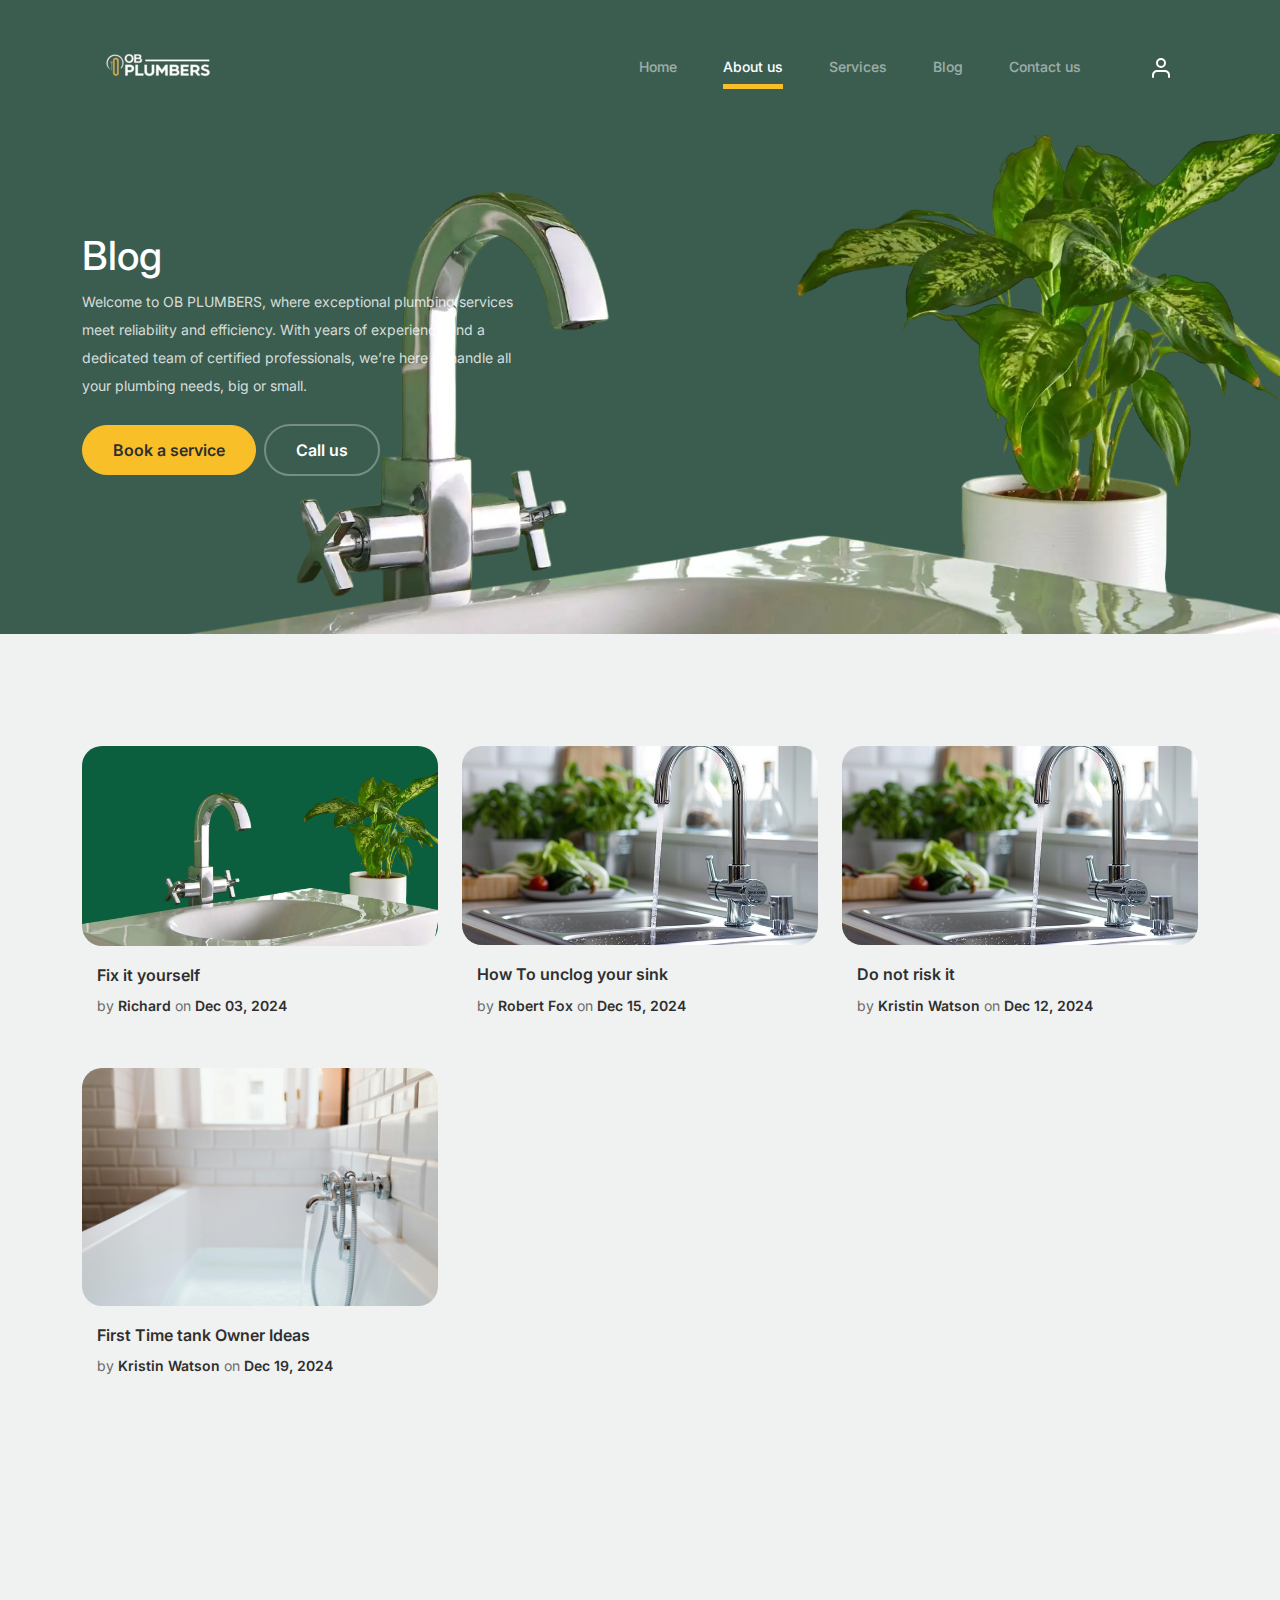
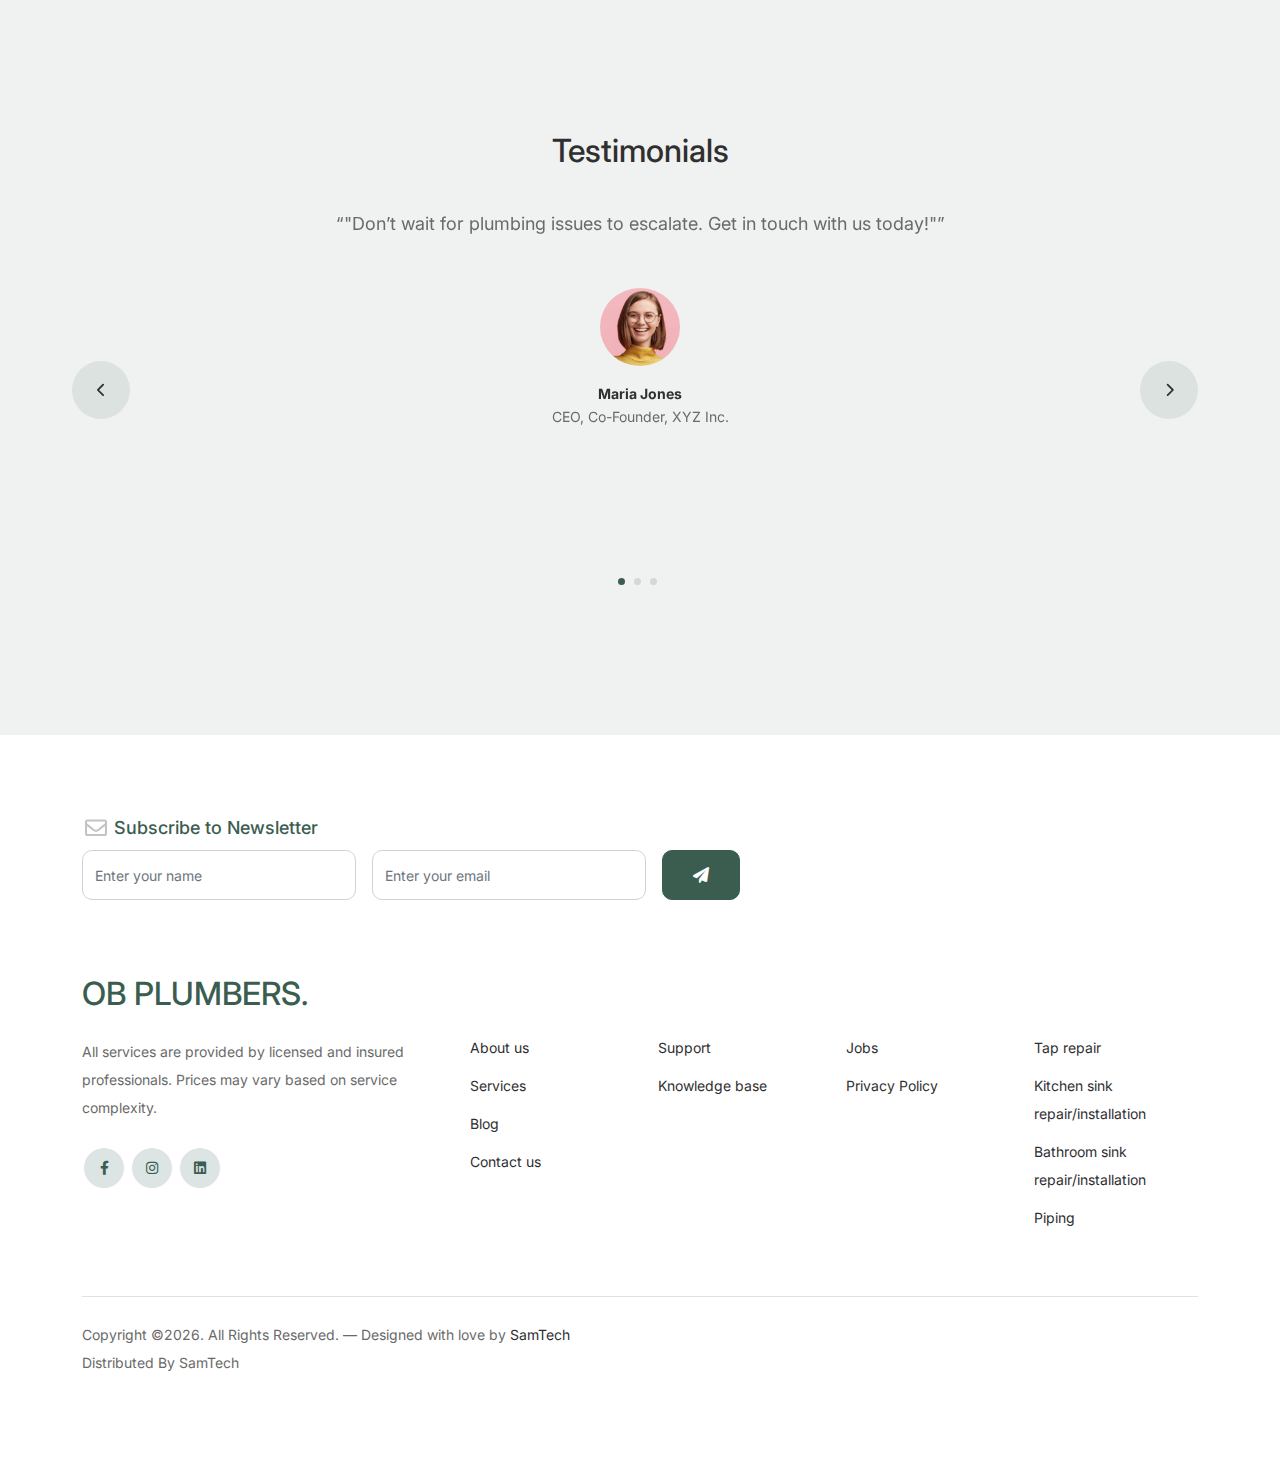
<file: blog.html>
<!doctype html>
<html lang="en">
<head>
  <meta charset="utf-8">
  <meta name="viewport" content="width=device-width, initial-scale=1, shrink-to-fit=no">
  <meta name="author" content="Untree.co">
  <link rel="shortcut icon" href="favicon.png">

  <meta name="description" content="" />
  <meta name="keywords" content="bootstrap, bootstrap4" />

		<!-- Bootstrap CSS -->
		<link href="css/bootstrap.min.css" rel="stylesheet">
		<link href="https://cdnjs.cloudflare.com/ajax/libs/font-awesome/6.0.0-beta3/css/all.min.css" rel="stylesheet">
		<link href="css/tiny-slider.css" rel="stylesheet">
		<link href="css/style.css" rel="stylesheet">
		<title> OBPLUMBERS</title>
	</head>

	<body>

		<!-- Start Header/Navigation -->
		<nav class="custom-navbar navbar navbar navbar-expand-md navbar-dark bg-dark" arial-label="Furni navigation bar">

			<div class="container">
				<a class="navbar-brand" href="index.html"><img src="img/image (3) (1).png"><span></span></a>

				<button class="navbar-toggler" type="button" data-bs-toggle="collapse" data-bs-target="#navbarsFurni" aria-controls="navbarsFurni" aria-expanded="false" aria-label="Toggle navigation">
					<span class="navbar-toggler-icon"></span>
				</button>

				<div class="collapse navbar-collapse" id="navbarsFurni">
					<ul class="custom-navbar-nav navbar-nav ms-auto mb-2 mb-md-0">
						<li class="nav-item">
							<a class="nav-link" href="index.html">Home</a>
						</li>
						<!-- <li><a class="nav-link" href="shop.html">Shop</a></li> -->
						<li class="active"><a class="nav-link" href="about.html">About us</a></li>
						<li><a class="nav-link" href="services.html">Services</a></li>
						<li><a class="nav-link" href="blog.html">Blog</a></li>
						<li><a class="nav-link" href="contact.html">Contact us</a></li>
					</ul>

					<ul class="custom-navbar-cta navbar-nav mb-2 mb-md-0 ms-5">
						<li><a class="nav-link" href="#"><img src="images/user.svg"></a></li>
						<!-- <li><a class="nav-link" href="cart.html"><img src="images/cart.svg"></a></li> -->
					</ul>
				</div>
			</div>
				
		</nav>
		<!-- End Header/Navigation -->

		<!-- Start Hero Section -->
			<div class="hero">
				<div class="container">
					<div class="row justify-content-between">
						<div class="col-lg-5">
							<div class="intro-excerpt">
								<h1>Blog</h1>
								<p class="mb-4">Welcome to OB PLUMBERS, where exceptional plumbing services meet reliability and efficiency. With years of experience and a dedicated team of certified professionals, we’re here to handle all your plumbing needs, big or small.</p>
								<p><a href="" class="btn btn-secondary me-2">Book a service</a><a href="#" class="btn btn-white-outline">Call us</a></p>
							</div>
						</div>
						<!-- <div class="col-lg-7"> -->
							<!-- <div class="hero-img-wrap"> -->
								<!-- <img src="img/13.png" class="img-fluid"> -->
							<!-- </div> -->
						<!-- </div> -->
					</div>
				</div>
			</div>
		<!-- End Hero Section -->

		

		<!-- Start Blog Section -->
		<div class="blog-section">
			<div class="container">
				
				<div class="row">

					<div class="col-12 col-sm-6 col-md-4 mb-5">
						<div class="post-entry">
							<a href="#" class="post-thumbnail"><img src="img/12.png" alt="Image" class="img-fluid"></a>
							<div class="post-content-entry">
								<h3><a href="#">Fix it yourself</a></h3>
								<div class="meta">
									<span>by <a href="#">Richard</a></span> <span>on <a href="#">Dec 03, 2024</a></span>
								</div>
							</div>
						</div>
					</div>

					<div class="col-12 col-sm-6 col-md-4 mb-5">
						<div class="post-entry">
							<a href="#" class="post-thumbnail"><img src="img/sink.jpg" alt="Image" class="img-fluid"></a>
							<div class="post-content-entry">
								<h3><a href="#">How To unclog your sink</a></h3>
								<div class="meta">
									<span>by <a href="#">Robert Fox</a></span> <span>on <a href="#">Dec 15, 2024</a></span>
								</div>
							</div>
						</div>
					</div>

					<div class="col-12 col-sm-6 col-md-4 mb-5">
						<div class="post-entry">
							<a href="#" class="post-thumbnail"><img src="img/sink.jpg" alt="Image" class="img-fluid"></a>
							<div class="post-content-entry">
								<h3><a href="#">Do not risk it 	</a></h3>
								<div class="meta">
									<span>by <a href="#">Kristin Watson</a></span> <span>on <a href="#">Dec 12, 2024</a></span>
								</div>
							</div>
						</div>
					</div>

					<div class="col-12 col-sm-6 col-md-4 mb-5">
						<div class="post-entry">
							<a href="#" class="post-thumbnail"><img src="img/pexels-karolina-grabowska-8925979.jpg" alt="Image" class="img-fluid"></a>
							<div class="post-content-entry">
								<h3><a href="#">First Time tank Owner Ideas</a></h3>
								<div class="meta">
									<span>by <a href="#">Kristin Watson</a></span> <span>on <a href="#">Dec 19, 2024</a></span>
								</div>
							</div>
						</div>
					</div>

					<!-- <div class="col-12 col-sm-6 col-md-4 mb-5">
						<div class="post-entry">
							<a href="#" class="post-thumbnail"><img src="images/post-2.jpg" alt="Image" class="img-fluid"></a>
							<div class="post-content-entry">
								<h3><a href="#">How To Keep Your Furniture Clean</a></h3>
								<div class="meta">
									<span>by <a href="#">Robert Fox</a></span> <span>on <a href="#">Dec 15, 2021</a></span>
								</div>
							</div>
						</div>
					</div> -->

					<!-- <div class="col-12 col-sm-6 col-md-4 mb-5">
						<div class="post-entry">
							<a href="#" class="post-thumbnail"><img src="images/post-3.jpg" alt="Image" class="img-fluid"></a>
							<div class="post-content-entry">
								<h3><a href="#">Small Space Furniture Apartment Ideas</a></h3>
								<div class="meta">
									<span>by <a href="#">Kristin Watson</a></span> <span>on <a href="#">Dec 12, 2021</a></span>
								</div>
							</div>
						</div>
					</div> -->

					<!-- <div class="col-12 col-sm-6 col-md-4 mb-5">
						<div class="post-entry">
							<a href="#" class="post-thumbnail"><img src="images/post-1.jpg" alt="Image" class="img-fluid"></a>
							<div class="post-content-entry">
								<h3><a href="#">First Time Home Owner Ideas</a></h3>
								<div class="meta">
									<span>by <a href="#">Kristin Watson</a></span> <span>on <a href="#">Dec 19, 2021</a></span>
								</div>
							</div>
						</div>
					</div> -->

					<!-- <div class="col-12 col-sm-6 col-md-4 mb-5">
						<div class="post-entry">
							<a href="#" class="post-thumbnail"><img src="images/post-2.jpg" alt="Image" class="img-fluid"></a>
							<div class="post-content-entry">
								<h3><a href="#">How To Keep Your Furniture Clean</a></h3>
								<div class="meta">
									<span>by <a href="#">Robert Fox</a></span> <span>on <a href="#">Dec 15, 2021</a></span>
								</div>
							</div>
						</div>
					</div> -->

					<!-- <div class="col-12 col-sm-6 col-md-4 mb-5">
						<div class="post-entry">
							<a href="#" class="post-thumbnail"><img src="images/post-3.jpg" alt="Image" class="img-fluid"></a>
							<div class="post-content-entry">
								<h3><a href="#">Small Space Furniture Apartment Ideas</a></h3>
								<div class="meta">
									<span>by <a href="#">Kristin Watson</a></span> <span>on <a href="#">Dec 12, 2021</a></span>
								</div>
							</div>
						</div> -->
					<!-- </div> -->

				</div>
			</div>
		</div>
		<!-- End Blog Section -->	

		

		<!-- Start Testimonial Slider -->
		<div class="testimonial-section before-footer-section">
			<div class="container">
				<div class="row">
					<div class="col-lg-7 mx-auto text-center">
						<h2 class="section-title">Testimonials</h2>
					</div>
				</div>

				<div class="row justify-content-center">
					<div class="col-lg-12">
						<div class="testimonial-slider-wrap text-center">

							<div id="testimonial-nav">
								<span class="prev" data-controls="prev"><span class="fa fa-chevron-left"></span></span>
								<span class="next" data-controls="next"><span class="fa fa-chevron-right"></span></span>
							</div>

							<div class="testimonial-slider">
								
								<div class="item">
									<div class="row justify-content-center">
										<div class="col-lg-8 mx-auto">

											<div class="testimonial-block text-center">
												<blockquote class="mb-5">
													<p>&ldquo;"Don’t wait for plumbing issues to escalate. Get in touch with us today!"&rdquo;</p>
												</blockquote>

												<div class="author-info">
													<div class="author-pic">
														<img src="images/person-1.png" alt="Maria Jones" class="img-fluid">
													</div>
													<h3 class="font-weight-bold">Maria Jones</h3>
													<span class="position d-block mb-3">CEO, Co-Founder, XYZ Inc.</span>
												</div>
											</div>

										</div>
									</div>
								</div> 
								<!-- END item -->

								<div class="item">
									<div class="row justify-content-center">
										<div class="col-lg-8 mx-auto">

											<div class="testimonial-block text-center">
												<blockquote class="mb-5">
													<p>&ldquo;"Don’t wait for plumbing issues to escalate. Get in touch with us today!"&rdquo;</p>
												</blockquote>

												<div class="author-info">
													<div class="author-pic">
														<img src="images/person-1.png" alt="Maria Jones" class="img-fluid">
													</div>
													<h3 class="font-weight-bold">Maria Jones</h3>
													<span class="position d-block mb-3">CEO, Co-Founder, XYZ Inc.</span>
												</div>
											</div>

										</div>
									</div>
								</div> 
								<!-- END item -->

								<div class="item">
									<div class="row justify-content-center">
										<div class="col-lg-8 mx-auto">

											<div class="testimonial-block text-center">
												<blockquote class="mb-5">
													<p>&ldquo;Donec facilisis quam ut purus rutrum lobortis. Donec vitae odio quis nisl dapibus malesuada. Nullam ac aliquet velit. Aliquam vulputate velit imperdiet dolor tempor tristique. Pellentesque habitant morbi tristique senectus et netus et malesuada fames ac turpis egestas. Integer convallis volutpat dui quis scelerisque.&rdquo;</p>
												</blockquote>

												<div class="author-info">
													<div class="author-pic">
														<img src="images/person-1.png" alt="Maria Jones" class="img-fluid">
													</div>
													<h3 class="font-weight-bold">Maria Jones</h3>
													<span class="position d-block mb-3">CEO, Co-Founder, XYZ Inc.</span>
												</div>
											</div>

										</div>
									</div>
								</div> 
								<!-- END item -->

							</div>

						</div>
					</div>
				</div>
			</div>
		</div>
		<!-- End Testimonial Slider -->

		

		<!-- Start Footer Section -->
		<footer class="footer-section">
			<div class="container relative">

				<!-- <div class="sofa-img">
					<img src="images/sofa.png" alt="Image" class="img-fluid">
				</div> -->

				<div class="row">
					<div class="col-lg-8">
						<div class="subscription-form">
							<h3 class="d-flex align-items-center"><span class="me-1"><img src="images/envelope-outline.svg" alt="Image" class="img-fluid"></span><span>Subscribe to Newsletter</span></h3>

							<form action="#" class="row g-3">
								<div class="col-auto">
									<input type="text" class="form-control" placeholder="Enter your name">
								</div>
								<div class="col-auto">
									<input type="email" class="form-control" placeholder="Enter your email">
								</div>
								<div class="col-auto">
									<button class="btn btn-primary">
										<span class="fa fa-paper-plane"></span>
									</button>
								</div>
							</form>

						</div>
					</div>
				</div>

				<div class="row g-5 mb-5">
					<div class="col-lg-4">
						<div class="mb-4 footer-logo-wrap"><a href="#" class="footer-logo">OB PLUMBERS<span>.</span></a></div>
						<p class="mb-4">All services are provided by licensed and insured professionals. Prices may vary based on service complexity.</p>

						<ul class="list-unstyled custom-social">
							<li><a href="https://www.facebook.com/profile.php?id=100007627965643&mibextid=ZbWKwL"><span class="fa fa-brands fa-facebook-f"></span></a></li>
							<!-- <li><a href="#"><span class="fa fa-brands fa-twitter"></span></a></li> -->
							<li><a href="https://www.instagram.com/josephoballa?igsh=MWxoOTRpZTU1d3R0Yw=="><span class="fa fa-brands fa-instagram"></span></a></li>
							<li><a href="https://www.linkedin.com/in/obplumber?utm_source=share&utm_campaign=share_via&utm_content=profile&utm_medium=android_app"><span class="fa fa-brands fa-linkedin"></span></a></li>
						</ul>
					</div>

					<div class="col-lg-8">
						<div class="row links-wrap">
							<div class="col-6 col-sm-6 col-md-3">
								<ul class="list-unstyled">
									<li><a href="#">About us</a></li>
									<li><a href="#">Services</a></li>
									<li><a href="#">Blog</a></li>
									<li><a href="#">Contact us</a></li>
								</ul>
							</div>

							<div class="col-6 col-sm-6 col-md-3">
								<ul class="list-unstyled">
									<li><a href="#">Support</a></li>
									<li><a href="#">Knowledge base</a></li>
									<!-- <li><a href="#">Live chat</a></li> -->
								</ul>
							</div>

							<div class="col-6 col-sm-6 col-md-3">
								<ul class="list-unstyled">
									<li><a href="#">Jobs</a></li>
									<!-- <li><a href="#">Our team</a></li> -->
									<!-- <li><a href="#">Leadership</a></li> -->
									<li><a href="#">Privacy Policy</a></li>
								</ul>
							</div>

							<div class="col-6 col-sm-6 col-md-3">
								<ul class="list-unstyled">
									<li><a href="#">Tap repair</a></li>
									<li><a href="#">Kitchen sink repair/installation</a></li>
									<li><a href="#">Bathroom sink repair/installation</a></li>
									<li><a href="#">Piping</a></li>
								</ul>
							</div>
						</div>
					</div>

				</div>

				<div class="border-top copyright">
					<div class="row pt-4">
						<div class="col-lg-6">
							<p class="mb-2 text-center text-lg-start">Copyright &copy;<script>document.write(new Date().getFullYear());</script>. All Rights Reserved. &mdash; Designed with love by <a href="#">SamTech</a> Distributed By <a hreff="#">SamTech</a>  <!-- License information: https://untree.co/license/ -->
            </p>
						</div>

						<!-- <div class="col-lg-6 text-center text-lg-end"> -->
							<!-- <ul class="list-unstyled d-inline-flex ms-auto"> -->
								<!-- <li class="me-4"><a href="#">Terms &amp; Conditions</a></li> -->
								<!-- <li><a href="#">Privacy Policy</a></li> -->
							<!-- </ul> -->
						<!-- </div> -->

					</div>
				</div>

			</div>
		</footer>
		<!-- End Footer Section -->	


		<script src="js/bootstrap.bundle.min.js"></script>
		<script src="js/tiny-slider.js"></script>
		<script src="js/custom.js"></script>
	</body>

</html>
</file>
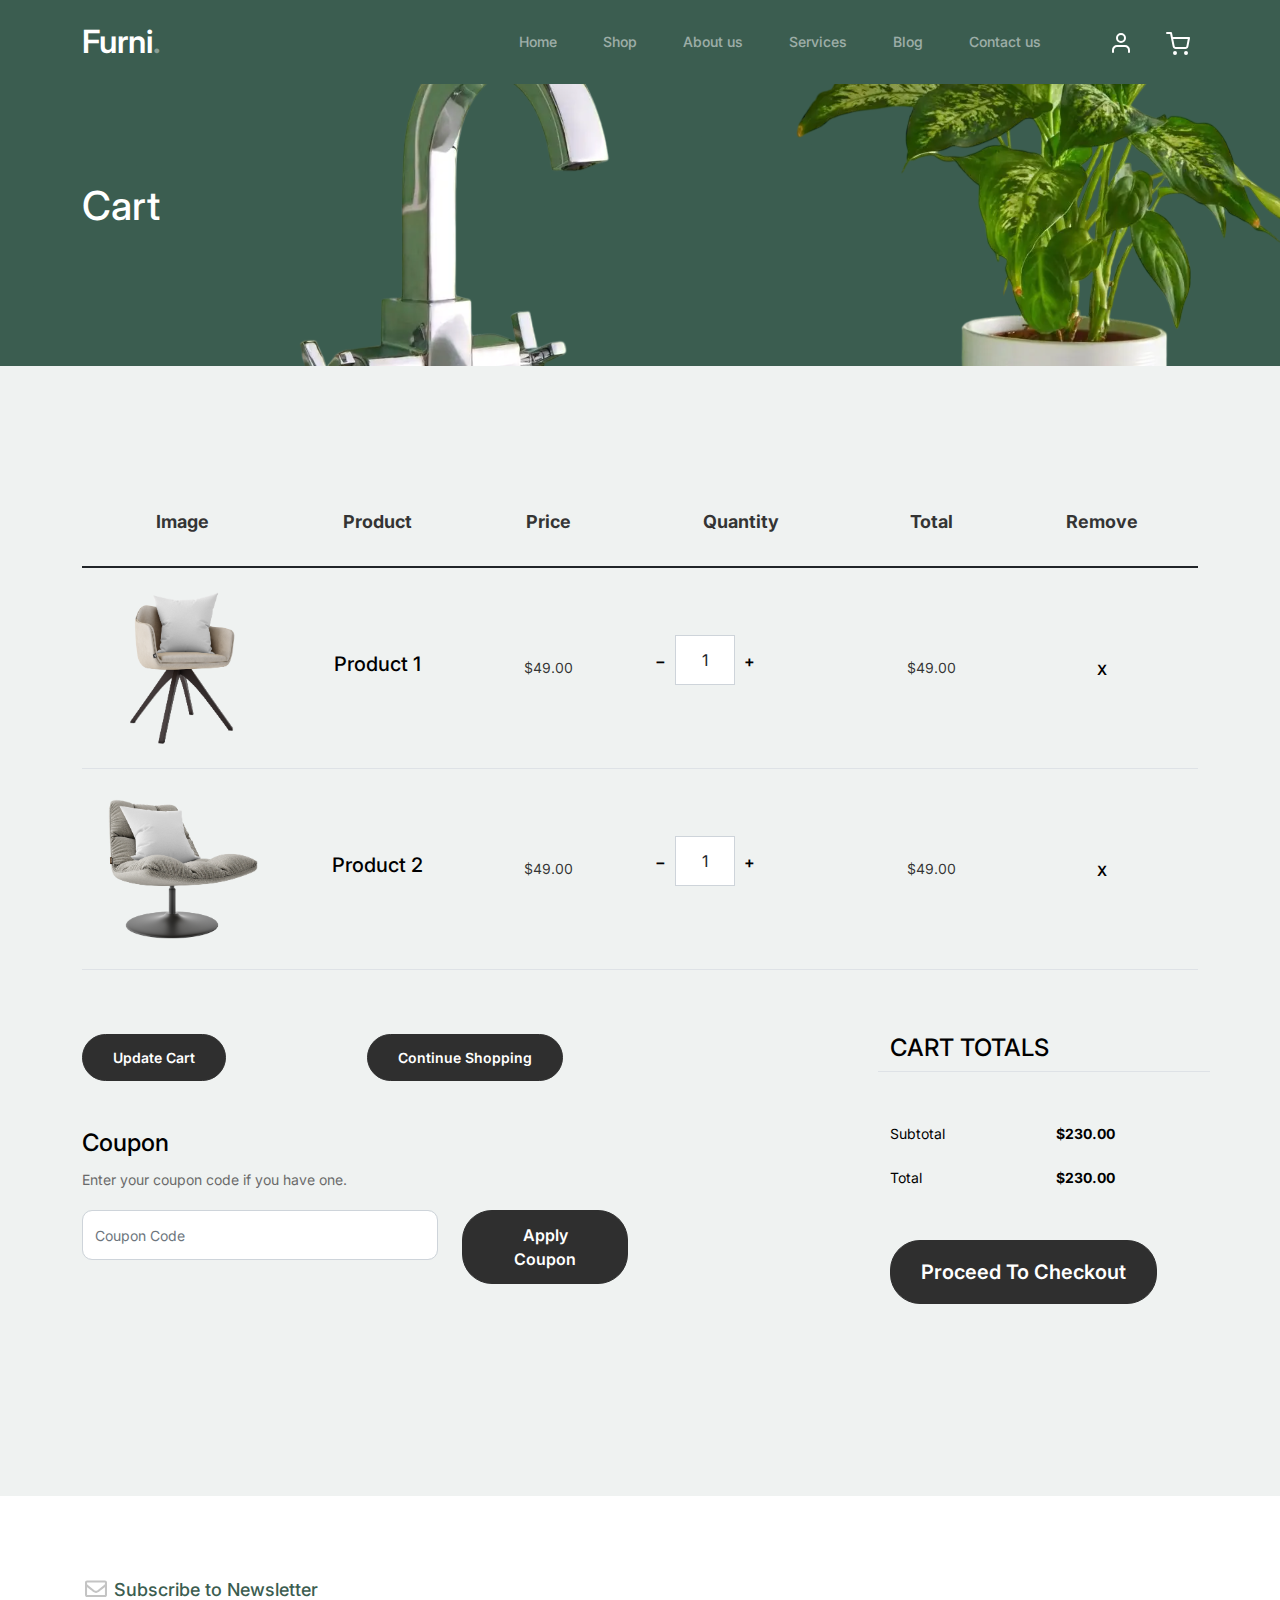
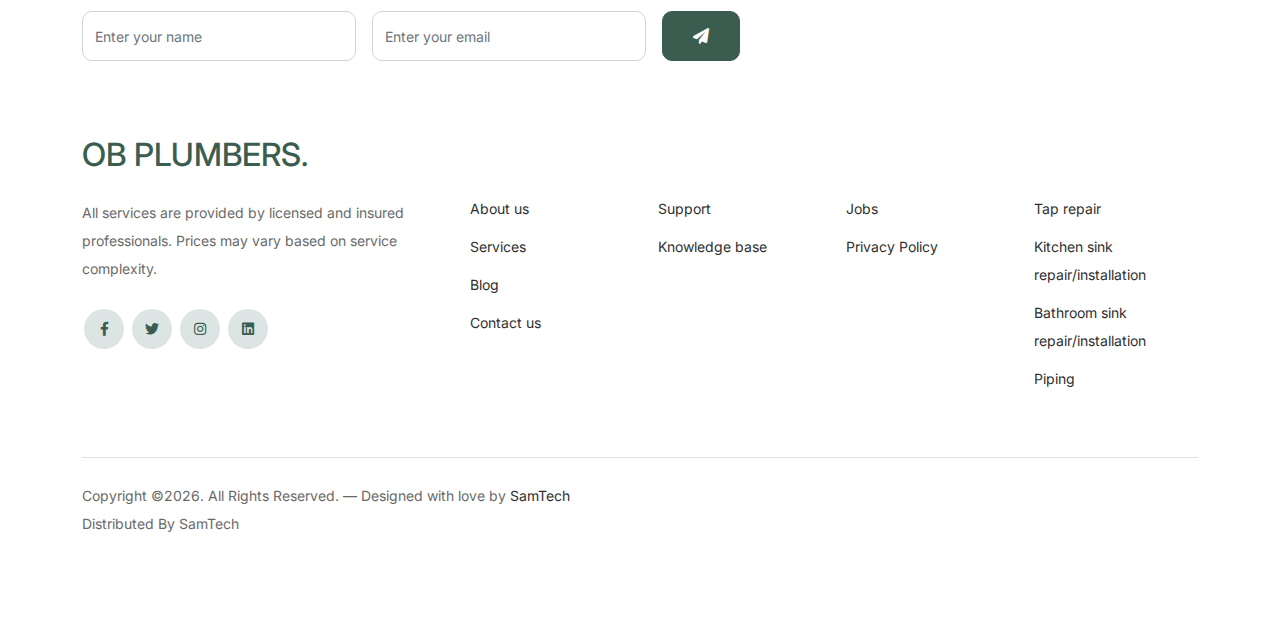
<file: cart.html>
<!doctype html>
<html lang="en">
<head>
  <meta charset="utf-8">
  <meta name="viewport" content="width=device-width, initial-scale=1, shrink-to-fit=no">
  <meta name="author" content="Untree.co">
  <link rel="shortcut icon" href="favicon.png">

  <meta name="description" content="" />
  <meta name="keywords" content="bootstrap, bootstrap4" />

		<!-- Bootstrap CSS -->
		<link href="css/bootstrap.min.css" rel="stylesheet">
		<link href="https://cdnjs.cloudflare.com/ajax/libs/font-awesome/6.0.0-beta3/css/all.min.css" rel="stylesheet">
		<link href="css/tiny-slider.css" rel="stylesheet">
		<link href="css/style.css" rel="stylesheet">
		<title>OBPLUMBERS</title>
	</head>

	<body>

		<!-- Start Header/Navigation -->
		<nav class="custom-navbar navbar navbar navbar-expand-md navbar-dark bg-dark" arial-label="Furni navigation bar">

			<div class="container">
				<a class="navbar-brand" href="index.html">Furni<span>.</span></a>

				<button class="navbar-toggler" type="button" data-bs-toggle="collapse" data-bs-target="#navbarsFurni" aria-controls="navbarsFurni" aria-expanded="false" aria-label="Toggle navigation">
					<span class="navbar-toggler-icon"></span>
				</button>

				<div class="collapse navbar-collapse" id="navbarsFurni">
					<ul class="custom-navbar-nav navbar-nav ms-auto mb-2 mb-md-0">
						<li class="nav-item ">
							<a class="nav-link" href="index.html">Home</a>
						</li>
						<li><a class="nav-link" href="shop.html">Shop</a></li>
						<li><a class="nav-link" href="about.html">About us</a></li>
						<li><a class="nav-link" href="services.html">Services</a></li>
						<li><a class="nav-link" href="blog.html">Blog</a></li>
						<li><a class="nav-link" href="contact.html">Contact us</a></li>
					</ul>

					<ul class="custom-navbar-cta navbar-nav mb-2 mb-md-0 ms-5">
						<li><a class="nav-link" href="#"><img src="images/user.svg"></a></li>
						<li><a class="nav-link" href="cart.html"><img src="images/cart.svg"></a></li>
					</ul>
				</div>
			</div>
				
		</nav>
		<!-- End Header/Navigation -->

		<!-- Start Hero Section -->
			<div class="hero">
				<div class="container">
					<div class="row justify-content-between">
						<div class="col-lg-5">
							<div class="intro-excerpt">
								<h1>Cart</h1>
							</div>
						</div>
						<div class="col-lg-7">
							
						</div>
					</div>
				</div>
			</div>
		<!-- End Hero Section -->

		

		<div class="untree_co-section before-footer-section">
            <div class="container">
              <div class="row mb-5">
                <form class="col-md-12" method="post">
                  <div class="site-blocks-table">
                    <table class="table">
                      <thead>
                        <tr>
                          <th class="product-thumbnail">Image</th>
                          <th class="product-name">Product</th>
                          <th class="product-price">Price</th>
                          <th class="product-quantity">Quantity</th>
                          <th class="product-total">Total</th>
                          <th class="product-remove">Remove</th>
                        </tr>
                      </thead>
                      <tbody>
                        <tr>
                          <td class="product-thumbnail">
                            <img src="images/product-1.png" alt="Image" class="img-fluid">
                          </td>
                          <td class="product-name">
                            <h2 class="h5 text-black">Product 1</h2>
                          </td>
                          <td>$49.00</td>
                          <td>
                            <div class="input-group mb-3 d-flex align-items-center quantity-container" style="max-width: 120px;">
                              <div class="input-group-prepend">
                                <button class="btn btn-outline-black decrease" type="button">&minus;</button>
                              </div>
                              <input type="text" class="form-control text-center quantity-amount" value="1" placeholder="" aria-label="Example text with button addon" aria-describedby="button-addon1">
                              <div class="input-group-append">
                                <button class="btn btn-outline-black increase" type="button">&plus;</button>
                              </div>
                            </div>
        
                          </td>
                          <td>$49.00</td>
                          <td><a href="#" class="btn btn-black btn-sm">X</a></td>
                        </tr>
        
                        <tr>
                          <td class="product-thumbnail">
                            <img src="images/product-2.png" alt="Image" class="img-fluid">
                          </td>
                          <td class="product-name">
                            <h2 class="h5 text-black">Product 2</h2>
                          </td>
                          <td>$49.00</td>
                          <td>
                            <div class="input-group mb-3 d-flex align-items-center quantity-container" style="max-width: 120px;">
                              <div class="input-group-prepend">
                                <button class="btn btn-outline-black decrease" type="button">&minus;</button>
                              </div>
                              <input type="text" class="form-control text-center quantity-amount" value="1" placeholder="" aria-label="Example text with button addon" aria-describedby="button-addon1">
                              <div class="input-group-append">
                                <button class="btn btn-outline-black increase" type="button">&plus;</button>
                              </div>
                            </div>
        
                          </td>
                          <td>$49.00</td>
                          <td><a href="#" class="btn btn-black btn-sm">X</a></td>
                        </tr>
                      </tbody>
                    </table>
                  </div>
                </form>
              </div>
        
              <div class="row">
                <div class="col-md-6">
                  <div class="row mb-5">
                    <div class="col-md-6 mb-3 mb-md-0">
                      <button class="btn btn-black btn-sm btn-block">Update Cart</button>
                    </div>
                    <div class="col-md-6">
                      <button class="btn btn-outline-black btn-sm btn-block">Continue Shopping</button>
                    </div>
                  </div>
                  <div class="row">
                    <div class="col-md-12">
                      <label class="text-black h4" for="coupon">Coupon</label>
                      <p>Enter your coupon code if you have one.</p>
                    </div>
                    <div class="col-md-8 mb-3 mb-md-0">
                      <input type="text" class="form-control py-3" id="coupon" placeholder="Coupon Code">
                    </div>
                    <div class="col-md-4">
                      <button class="btn btn-black">Apply Coupon</button>
                    </div>
                  </div>
                </div>
                <div class="col-md-6 pl-5">
                  <div class="row justify-content-end">
                    <div class="col-md-7">
                      <div class="row">
                        <div class="col-md-12 text-right border-bottom mb-5">
                          <h3 class="text-black h4 text-uppercase">Cart Totals</h3>
                        </div>
                      </div>
                      <div class="row mb-3">
                        <div class="col-md-6">
                          <span class="text-black">Subtotal</span>
                        </div>
                        <div class="col-md-6 text-right">
                          <strong class="text-black">$230.00</strong>
                        </div>
                      </div>
                      <div class="row mb-5">
                        <div class="col-md-6">
                          <span class="text-black">Total</span>
                        </div>
                        <div class="col-md-6 text-right">
                          <strong class="text-black">$230.00</strong>
                        </div>
                      </div>
        
                      <div class="row">
                        <div class="col-md-12">
                          <button class="btn btn-black btn-lg py-3 btn-block" onclick="window.location='checkout.html'">Proceed To Checkout</button>
                        </div>
                      </div>
                    </div>
                  </div>
                </div>
              </div>
            </div>
          </div>
		

		<!-- Start Footer Section -->
		<footer class="footer-section">
			<div class="container relative">

				<!-- <div class="sofa-img">
					<img src="images/sofa.png" alt="Image" class="img-fluid">
				</div> -->

				<div class="row">
					<div class="col-lg-8">
						<div class="subscription-form">
							<h3 class="d-flex align-items-center"><span class="me-1"><img src="images/envelope-outline.svg" alt="Image" class="img-fluid"></span><span>Subscribe to Newsletter</span></h3>

							<form action="#" class="row g-3">
								<div class="col-auto">
									<input type="text" class="form-control" placeholder="Enter your name">
								</div>
								<div class="col-auto">
									<input type="email" class="form-control" placeholder="Enter your email">
								</div>
								<div class="col-auto">
									<button class="btn btn-primary">
										<span class="fa fa-paper-plane"></span>
									</button>
								</div>
							</form>

						</div>
					</div>
				</div>

				<div class="row g-5 mb-5">
					<div class="col-lg-4">
						<div class="mb-4 footer-logo-wrap"><a href="#" class="footer-logo">OB PLUMBERS<span>.</span></a></div>
						<p class="mb-4">All services are provided by licensed and insured professionals. Prices may vary based on service complexity.</p>

						<ul class="list-unstyled custom-social">
							<li><a href="#"><span class="fa fa-brands fa-facebook-f"></span></a></li>
							<li><a href="#"><span class="fa fa-brands fa-twitter"></span></a></li>
							<li><a href="#"><span class="fa fa-brands fa-instagram"></span></a></li>
							<li><a href="#"><span class="fa fa-brands fa-linkedin"></span></a></li>
						</ul>
					</div>

					<div class="col-lg-8">
						<div class="row links-wrap">
							<div class="col-6 col-sm-6 col-md-3">
								<ul class="list-unstyled">
									<li><a href="#">About us</a></li>
									<li><a href="#">Services</a></li>
									<li><a href="#">Blog</a></li>
									<li><a href="#">Contact us</a></li>
								</ul>
							</div>

							<div class="col-6 col-sm-6 col-md-3">
								<ul class="list-unstyled">
									<li><a href="#">Support</a></li>
									<li><a href="#">Knowledge base</a></li>
									<!-- <li><a href="#">Live chat</a></li> -->
								</ul>
							</div>

							<div class="col-6 col-sm-6 col-md-3">
								<ul class="list-unstyled">
									<li><a href="#">Jobs</a></li>
									<!-- <li><a href="#">Our team</a></li> -->
									<!-- <li><a href="#">Leadership</a></li> -->
									<li><a href="#">Privacy Policy</a></li>
								</ul>
							</div>

							<div class="col-6 col-sm-6 col-md-3">
								<ul class="list-unstyled">
									<li><a href="#">Tap repair</a></li>
									<li><a href="#">Kitchen sink repair/installation</a></li>
									<li><a href="#">Bathroom sink repair/installation</a></li>
									<li><a href="#">Piping</a></li>
								</ul>
							</div>
						</div>
					</div>

				</div>

				<div class="border-top copyright">
					<div class="row pt-4">
						<div class="col-lg-6">
							<p class="mb-2 text-center text-lg-start">Copyright &copy;<script>document.write(new Date().getFullYear());</script>. All Rights Reserved. &mdash; Designed with love by <a href="#">SamTech</a> Distributed By <a hreff="#">SamTech</a>  <!-- License information: https://untree.co/license/ -->
            </p>
						</div>

						<!-- <div class="col-lg-6 text-center text-lg-end"> -->
							<!-- <ul class="list-unstyled d-inline-flex ms-auto"> -->
								<!-- <li class="me-4"><a href="#">Terms &amp; Conditions</a></li> -->
								<!-- <li><a href="#">Privacy Policy</a></li> -->
							<!-- </ul> -->
						<!-- </div> -->

					</div>
				</div>

			</div>
		</footer>
		<!-- End Footer Section -->	


		<script src="js/bootstrap.bundle.min.js"></script>
		<script src="js/tiny-slider.js"></script>
		<script src="js/custom.js"></script>
	</body>

</html>
</file>
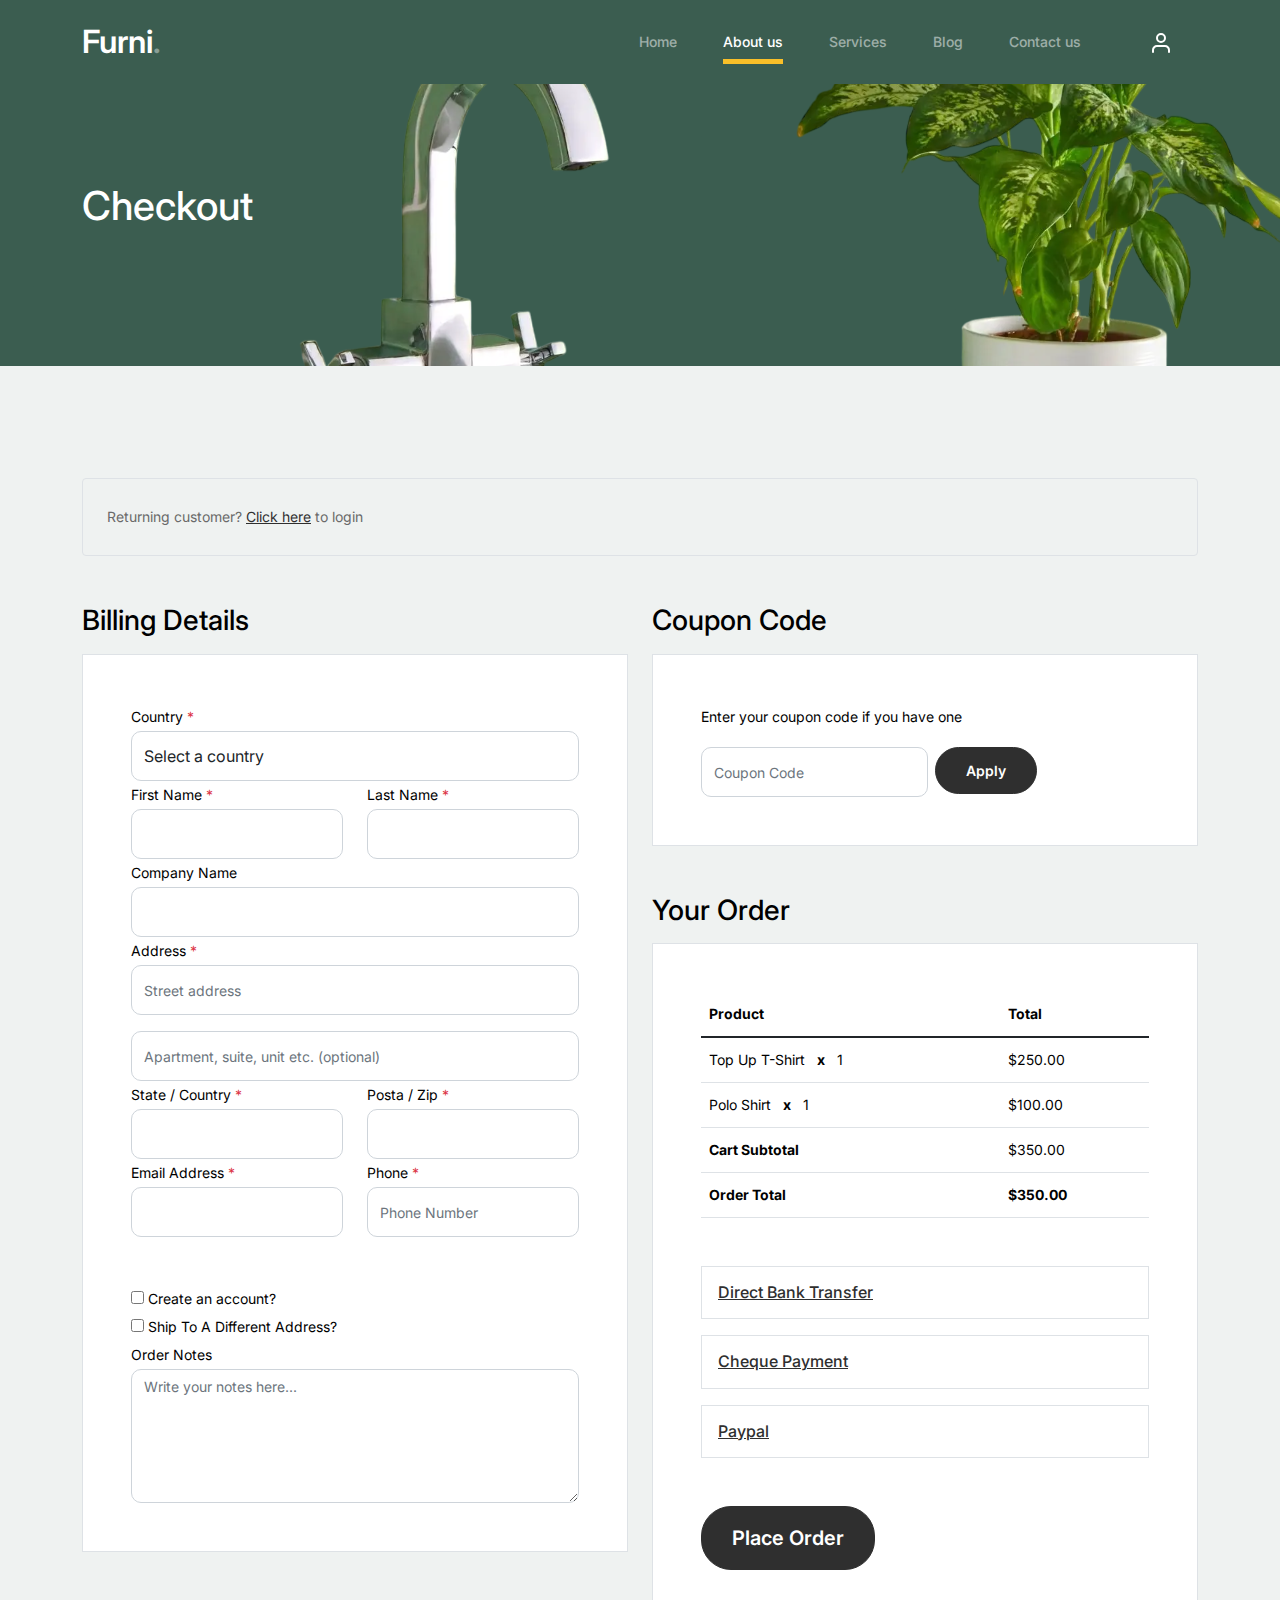
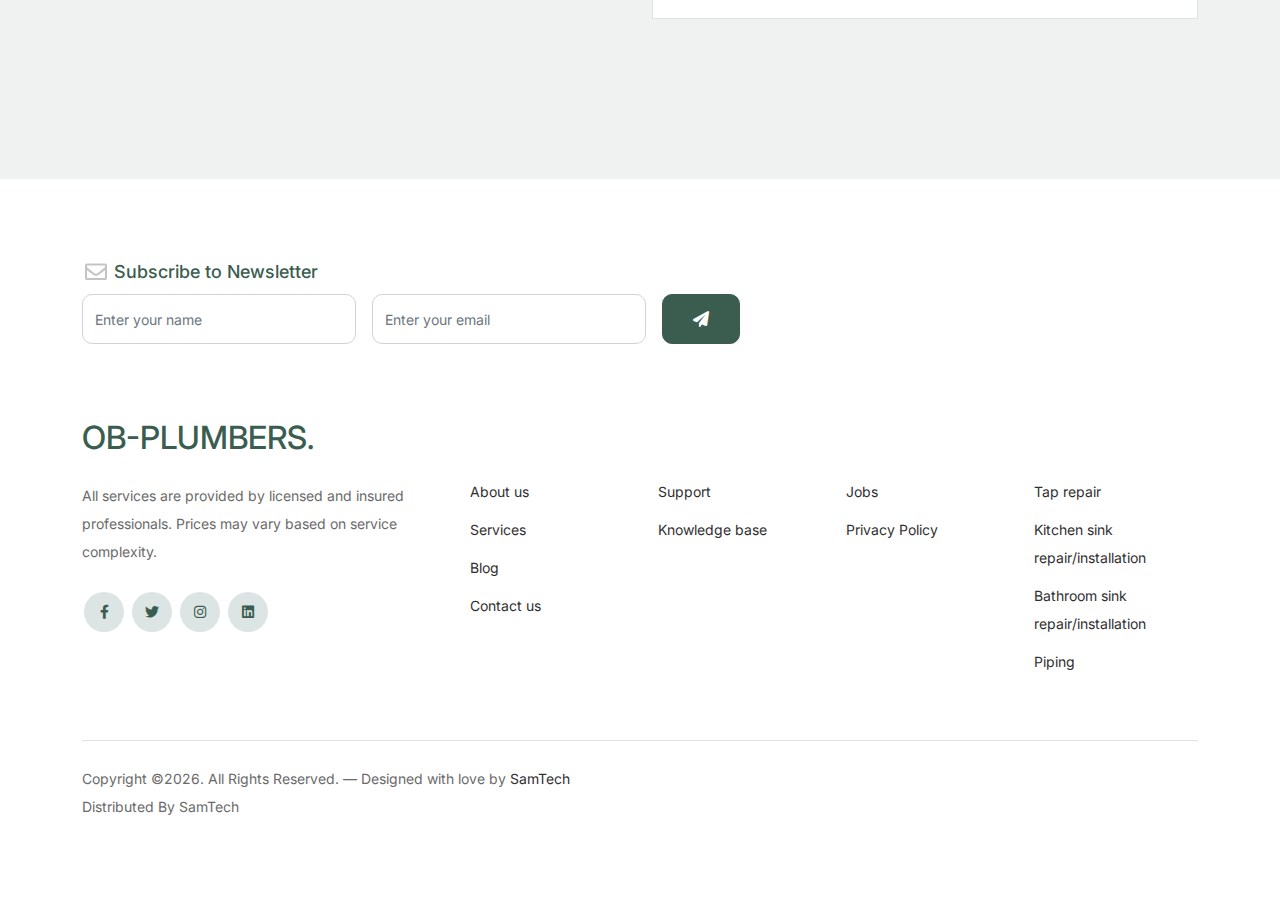
<file: checkout.html>
<!doctype html>
<html lang="en">
<head>
  <meta charset="utf-8">
  <meta name="viewport" content="width=device-width, initial-scale=1, shrink-to-fit=no">
  <meta name="author" content="Untree.co">
  <link rel="shortcut icon" href="favicon.png">

  <meta name="description" content="" />
  <meta name="keywords" content="bootstrap, bootstrap4" />

		<!-- Bootstrap CSS -->
		<link href="css/bootstrap.min.css" rel="stylesheet">
		<link href="https://cdnjs.cloudflare.com/ajax/libs/font-awesome/6.0.0-beta3/css/all.min.css" rel="stylesheet">
		<link href="css/tiny-slider.css" rel="stylesheet">
		<link href="css/style.css" rel="stylesheet">
		<title>OBPLUMBERS</title>
	</head>

	<body>

		<!-- Start Header/Navigation -->
		<nav class="custom-navbar navbar navbar navbar-expand-md navbar-dark bg-dark" arial-label="Furni navigation bar">

			<div class="container">
				<a class="navbar-brand" href="index.html">Furni<span>.</span></a>

				<button class="navbar-toggler" type="button" data-bs-toggle="collapse" data-bs-target="#navbarsFurni" aria-controls="navbarsFurni" aria-expanded="false" aria-label="Toggle navigation">
					<span class="navbar-toggler-icon"></span>
				</button>

				<div class="collapse navbar-collapse" id="navbarsFurni">
					<ul class="custom-navbar-nav navbar-nav ms-auto mb-2 mb-md-0">
						<li class="nav-item ">
							<a class="nav-link" href="index.html">Home</a>
						</li>
						<!-- <li><a class="nav-link" href="shop.html">Shop</a></li> -->
						<li class="active"><a class="nav-link" href="about.html">About us</a></li>
						<li><a class="nav-link" href="services.html">Services</a></li>
						<li><a class="nav-link" href="blog.html">Blog</a></li>
						<li><a class="nav-link" href="contact.html">Contact us</a></li>
					</ul>

					<ul class="custom-navbar-cta navbar-nav mb-2 mb-md-0 ms-5">
						<li><a class="nav-link" href="#"><img src="images/user.svg"></a></li>
						<!-- <li><a class="nav-link" href="cart.html"><img src="images/cart.svg"></a></li> -->
					</ul>
				</div>
			</div>
				
		</nav>
		<!-- End Header/Navigation -->

		<!-- Start Hero Section -->
			<div class="hero">
				<div class="container">
					<div class="row justify-content-between">
						<div class="col-lg-5">
							<div class="intro-excerpt">
								<h1>Checkout</h1>
							</div>
						</div>
						<div class="col-lg-7">
							
						</div>
					</div>
				</div>
			</div>
		<!-- End Hero Section -->

		<div class="untree_co-section">
		    <div class="container">
		      <div class="row mb-5">
		        <div class="col-md-12">
		          <div class="border p-4 rounded" role="alert">
		            Returning customer? <a href="#">Click here</a> to login
		          </div>
		        </div>
		      </div>
		      <div class="row">
		        <div class="col-md-6 mb-5 mb-md-0">
		          <h2 class="h3 mb-3 text-black">Billing Details</h2>
		          <div class="p-3 p-lg-5 border bg-white">
		            <div class="form-group">
		              <label for="c_country" class="text-black">Country <span class="text-danger">*</span></label>
		              <select id="c_country" class="form-control">
		                <option value="1">Select a country</option>    
		                <option value="2">bangladesh</option>    
		                <option value="3">Algeria</option>    
		                <option value="4">Afghanistan</option>    
		                <option value="5">Ghana</option>    
		                <option value="6">Albania</option>    
		                <option value="7">Bahrain</option>    
		                <option value="8">Colombia</option>    
		                <option value="9">Dominican Republic</option>    
		              </select>
		            </div>
		            <div class="form-group row">
		              <div class="col-md-6">
		                <label for="c_fname" class="text-black">First Name <span class="text-danger">*</span></label>
		                <input type="text" class="form-control" id="c_fname" name="c_fname">
		              </div>
		              <div class="col-md-6">
		                <label for="c_lname" class="text-black">Last Name <span class="text-danger">*</span></label>
		                <input type="text" class="form-control" id="c_lname" name="c_lname">
		              </div>
		            </div>

		            <div class="form-group row">
		              <div class="col-md-12">
		                <label for="c_companyname" class="text-black">Company Name </label>
		                <input type="text" class="form-control" id="c_companyname" name="c_companyname">
		              </div>
		            </div>

		            <div class="form-group row">
		              <div class="col-md-12">
		                <label for="c_address" class="text-black">Address <span class="text-danger">*</span></label>
		                <input type="text" class="form-control" id="c_address" name="c_address" placeholder="Street address">
		              </div>
		            </div>

		            <div class="form-group mt-3">
		              <input type="text" class="form-control" placeholder="Apartment, suite, unit etc. (optional)">
		            </div>

		            <div class="form-group row">
		              <div class="col-md-6">
		                <label for="c_state_country" class="text-black">State / Country <span class="text-danger">*</span></label>
		                <input type="text" class="form-control" id="c_state_country" name="c_state_country">
		              </div>
		              <div class="col-md-6">
		                <label for="c_postal_zip" class="text-black">Posta / Zip <span class="text-danger">*</span></label>
		                <input type="text" class="form-control" id="c_postal_zip" name="c_postal_zip">
		              </div>
		            </div>

		            <div class="form-group row mb-5">
		              <div class="col-md-6">
		                <label for="c_email_address" class="text-black">Email Address <span class="text-danger">*</span></label>
		                <input type="text" class="form-control" id="c_email_address" name="c_email_address">
		              </div>
		              <div class="col-md-6">
		                <label for="c_phone" class="text-black">Phone <span class="text-danger">*</span></label>
		                <input type="text" class="form-control" id="c_phone" name="c_phone" placeholder="Phone Number">
		              </div>
		            </div>

		            <div class="form-group">
		              <label for="c_create_account" class="text-black" data-bs-toggle="collapse" href="#create_an_account" role="button" aria-expanded="false" aria-controls="create_an_account"><input type="checkbox" value="1" id="c_create_account"> Create an account?</label>
		              <div class="collapse" id="create_an_account">
		                <div class="py-2 mb-4">
		                  <p class="mb-3">Create an account by entering the information below. If you are a returning customer please login at the top of the page.</p>
		                  <div class="form-group">
		                    <label for="c_account_password" class="text-black">Account Password</label>
		                    <input type="email" class="form-control" id="c_account_password" name="c_account_password" placeholder="">
		                  </div>
		                </div>
		              </div>
		            </div>


		            <div class="form-group">
		              <label for="c_ship_different_address" class="text-black" data-bs-toggle="collapse" href="#ship_different_address" role="button" aria-expanded="false" aria-controls="ship_different_address"><input type="checkbox" value="1" id="c_ship_different_address"> Ship To A Different Address?</label>
		              <div class="collapse" id="ship_different_address">
		                <div class="py-2">

		                  <div class="form-group">
		                    <label for="c_diff_country" class="text-black">Country <span class="text-danger">*</span></label>
		                    <select id="c_diff_country" class="form-control">
		                      <option value="1">Select a country</option>    
		                      <option value="2">bangladesh</option>    
		                      <option value="3">Algeria</option>    
		                      <option value="4">Afghanistan</option>    
		                      <option value="5">Ghana</option>    
		                      <option value="6">Albania</option>    
		                      <option value="7">Bahrain</option>    
		                      <option value="8">Colombia</option>    
		                      <option value="9">Dominican Republic</option>    
		                    </select>
		                  </div>


		                  <div class="form-group row">
		                    <div class="col-md-6">
		                      <label for="c_diff_fname" class="text-black">First Name <span class="text-danger">*</span></label>
		                      <input type="text" class="form-control" id="c_diff_fname" name="c_diff_fname">
		                    </div>
		                    <div class="col-md-6">
		                      <label for="c_diff_lname" class="text-black">Last Name <span class="text-danger">*</span></label>
		                      <input type="text" class="form-control" id="c_diff_lname" name="c_diff_lname">
		                    </div>
		                  </div>

		                  <div class="form-group row">
		                    <div class="col-md-12">
		                      <label for="c_diff_companyname" class="text-black">Company Name </label>
		                      <input type="text" class="form-control" id="c_diff_companyname" name="c_diff_companyname">
		                    </div>
		                  </div>

		                  <div class="form-group row  mb-3">
		                    <div class="col-md-12">
		                      <label for="c_diff_address" class="text-black">Address <span class="text-danger">*</span></label>
		                      <input type="text" class="form-control" id="c_diff_address" name="c_diff_address" placeholder="Street address">
		                    </div>
		                  </div>

		                  <div class="form-group">
		                    <input type="text" class="form-control" placeholder="Apartment, suite, unit etc. (optional)">
		                  </div>

		                  <div class="form-group row">
		                    <div class="col-md-6">
		                      <label for="c_diff_state_country" class="text-black">State / Country <span class="text-danger">*</span></label>
		                      <input type="text" class="form-control" id="c_diff_state_country" name="c_diff_state_country">
		                    </div>
		                    <div class="col-md-6">
		                      <label for="c_diff_postal_zip" class="text-black">Posta / Zip <span class="text-danger">*</span></label>
		                      <input type="text" class="form-control" id="c_diff_postal_zip" name="c_diff_postal_zip">
		                    </div>
		                  </div>

		                  <div class="form-group row mb-5">
		                    <div class="col-md-6">
		                      <label for="c_diff_email_address" class="text-black">Email Address <span class="text-danger">*</span></label>
		                      <input type="text" class="form-control" id="c_diff_email_address" name="c_diff_email_address">
		                    </div>
		                    <div class="col-md-6">
		                      <label for="c_diff_phone" class="text-black">Phone <span class="text-danger">*</span></label>
		                      <input type="text" class="form-control" id="c_diff_phone" name="c_diff_phone" placeholder="Phone Number">
		                    </div>
		                  </div>

		                </div>

		              </div>
		            </div>

		            <div class="form-group">
		              <label for="c_order_notes" class="text-black">Order Notes</label>
		              <textarea name="c_order_notes" id="c_order_notes" cols="30" rows="5" class="form-control" placeholder="Write your notes here..."></textarea>
		            </div>

		          </div>
		        </div>
		        <div class="col-md-6">

		          <div class="row mb-5">
		            <div class="col-md-12">
		              <h2 class="h3 mb-3 text-black">Coupon Code</h2>
		              <div class="p-3 p-lg-5 border bg-white">

		                <label for="c_code" class="text-black mb-3">Enter your coupon code if you have one</label>
		                <div class="input-group w-75 couponcode-wrap">
		                  <input type="text" class="form-control me-2" id="c_code" placeholder="Coupon Code" aria-label="Coupon Code" aria-describedby="button-addon2">
		                  <div class="input-group-append">
		                    <button class="btn btn-black btn-sm" type="button" id="button-addon2">Apply</button>
		                  </div>
		                </div>

		              </div>
		            </div>
		          </div>

		          <div class="row mb-5">
		            <div class="col-md-12">
		              <h2 class="h3 mb-3 text-black">Your Order</h2>
		              <div class="p-3 p-lg-5 border bg-white">
		                <table class="table site-block-order-table mb-5">
		                  <thead>
		                    <th>Product</th>
		                    <th>Total</th>
		                  </thead>
		                  <tbody>
		                    <tr>
		                      <td>Top Up T-Shirt <strong class="mx-2">x</strong> 1</td>
		                      <td>$250.00</td>
		                    </tr>
		                    <tr>
		                      <td>Polo Shirt <strong class="mx-2">x</strong>   1</td>
		                      <td>$100.00</td>
		                    </tr>
		                    <tr>
		                      <td class="text-black font-weight-bold"><strong>Cart Subtotal</strong></td>
		                      <td class="text-black">$350.00</td>
		                    </tr>
		                    <tr>
		                      <td class="text-black font-weight-bold"><strong>Order Total</strong></td>
		                      <td class="text-black font-weight-bold"><strong>$350.00</strong></td>
		                    </tr>
		                  </tbody>
		                </table>

		                <div class="border p-3 mb-3">
		                  <h3 class="h6 mb-0"><a class="d-block" data-bs-toggle="collapse" href="#collapsebank" role="button" aria-expanded="false" aria-controls="collapsebank">Direct Bank Transfer</a></h3>

		                  <div class="collapse" id="collapsebank">
		                    <div class="py-2">
		                      <p class="mb-0">Make your payment directly into our bank account. Please use your Order ID as the payment reference. Your order won’t be shipped until the funds have cleared in our account.</p>
		                    </div>
		                  </div>
		                </div>

		                <div class="border p-3 mb-3">
		                  <h3 class="h6 mb-0"><a class="d-block" data-bs-toggle="collapse" href="#collapsecheque" role="button" aria-expanded="false" aria-controls="collapsecheque">Cheque Payment</a></h3>

		                  <div class="collapse" id="collapsecheque">
		                    <div class="py-2">
		                      <p class="mb-0">Make your payment directly into our bank account. Please use your Order ID as the payment reference. Your order won’t be shipped until the funds have cleared in our account.</p>
		                    </div>
		                  </div>
		                </div>

		                <div class="border p-3 mb-5">
		                  <h3 class="h6 mb-0"><a class="d-block" data-bs-toggle="collapse" href="#collapsepaypal" role="button" aria-expanded="false" aria-controls="collapsepaypal">Paypal</a></h3>

		                  <div class="collapse" id="collapsepaypal">
		                    <div class="py-2">
		                      <p class="mb-0">Make your payment directly into our bank account. Please use your Order ID as the payment reference. Your order won’t be shipped until the funds have cleared in our account.</p>
		                    </div>
		                  </div>
		                </div>

		                <div class="form-group">
		                  <button class="btn btn-black btn-lg py-3 btn-block" onclick="window.location='thankyou.html'">Place Order</button>
		                </div>

		              </div>
		            </div>
		          </div>

		        </div>
		      </div>
		      <!-- </form> -->
		    </div>
		  </div>

		<!-- Start Footer Section -->
		<footer class="footer-section">
			<div class="container relative">

				<!-- <div class="sofa-img">
					<img src="images/sofa.png" alt="Image" class="img-fluid">
				</div> -->

				<div class="row">
					<div class="col-lg-8">
						<div class="subscription-form">
							<h3 class="d-flex align-items-center"><span class="me-1"><img src="images/envelope-outline.svg" alt="Image" class="img-fluid"></span><span>Subscribe to Newsletter</span></h3>

							<form action="#" class="row g-3">
								<div class="col-auto">
									<input type="text" class="form-control" placeholder="Enter your name">
								</div>
								<div class="col-auto">
									<input type="email" class="form-control" placeholder="Enter your email">
								</div>
								<div class="col-auto">
									<button class="btn btn-primary">
										<span class="fa fa-paper-plane"></span>
									</button>
								</div>
							</form>

						</div>
					</div>
				</div>

				<div class="row g-5 mb-5">
					<div class="col-lg-4">
						<div class="mb-4 footer-logo-wrap"><a href="#" class="footer-logo">OB-PLUMBERS<span>.</span></a></div>
						<p class="mb-4">All services are provided by licensed and insured professionals. Prices may vary based on service complexity.</p>

						<ul class="list-unstyled custom-social">
							<li><a href="#"><span class="fa fa-brands fa-facebook-f"></span></a></li>
							<li><a href="#"><span class="fa fa-brands fa-twitter"></span></a></li>
							<li><a href="#"><span class="fa fa-brands fa-instagram"></span></a></li>
							<li><a href="#"><span class="fa fa-brands fa-linkedin"></span></a></li>
						</ul>
					</div>

					<div class="col-lg-8">
						<div class="row links-wrap">
							<div class="col-6 col-sm-6 col-md-3">
								<ul class="list-unstyled">
									<li><a href="#">About us</a></li>
									<li><a href="#">Services</a></li>
									<li><a href="#">Blog</a></li>
									<li><a href="#">Contact us</a></li>
								</ul>
							</div>

							<div class="col-6 col-sm-6 col-md-3">
								<ul class="list-unstyled">
									<li><a href="#">Support</a></li>
									<li><a href="#">Knowledge base</a></li>
									<!-- <li><a href="#">Live chat</a></li> -->
								</ul>
							</div>

							<div class="col-6 col-sm-6 col-md-3">
								<ul class="list-unstyled">
									<li><a href="#">Jobs</a></li>
									<!-- <li><a href="#">Our team</a></li> -->
									<!-- <li><a href="#">Leadership</a></li> -->
									<li><a href="#">Privacy Policy</a></li>
								</ul>
							</div>

							<div class="col-6 col-sm-6 col-md-3">
								<ul class="list-unstyled">
									<li><a href="#">Tap repair</a></li>
									<li><a href="#">Kitchen sink repair/installation</a></li>
									<li><a href="#">Bathroom sink repair/installation</a></li>
									<li><a href="#">Piping</a></li>
								</ul>
							</div>
						</div>
					</div>

				</div>

				<div class="border-top copyright">
					<div class="row pt-4">
						<div class="col-lg-6">
							<p class="mb-2 text-center text-lg-start">Copyright &copy;<script>document.write(new Date().getFullYear());</script>. All Rights Reserved. &mdash; Designed with love by <a href="#">SamTech</a> Distributed By <a hreff="#">SamTech</a>  <!-- License information: https://untree.co/license/ -->
            </p>
						</div>

						<!-- <div class="col-lg-6 text-center text-lg-end"> -->
							<!-- <ul class="list-unstyled d-inline-flex ms-auto"> -->
								<!-- <li class="me-4"><a href="#">Terms &amp; Conditions</a></li> -->
								<!-- <li><a href="#">Privacy Policy</a></li> -->
							<!-- </ul> -->
						<!-- </div> -->

					</div>
				</div>

			</div>
		</footer>
		<!-- End Footer Section -->	


		<script src="js/bootstrap.bundle.min.js"></script>
		<script src="js/tiny-slider.js"></script>
		<script src="js/custom.js"></script>
	</body>

</html>
</file>
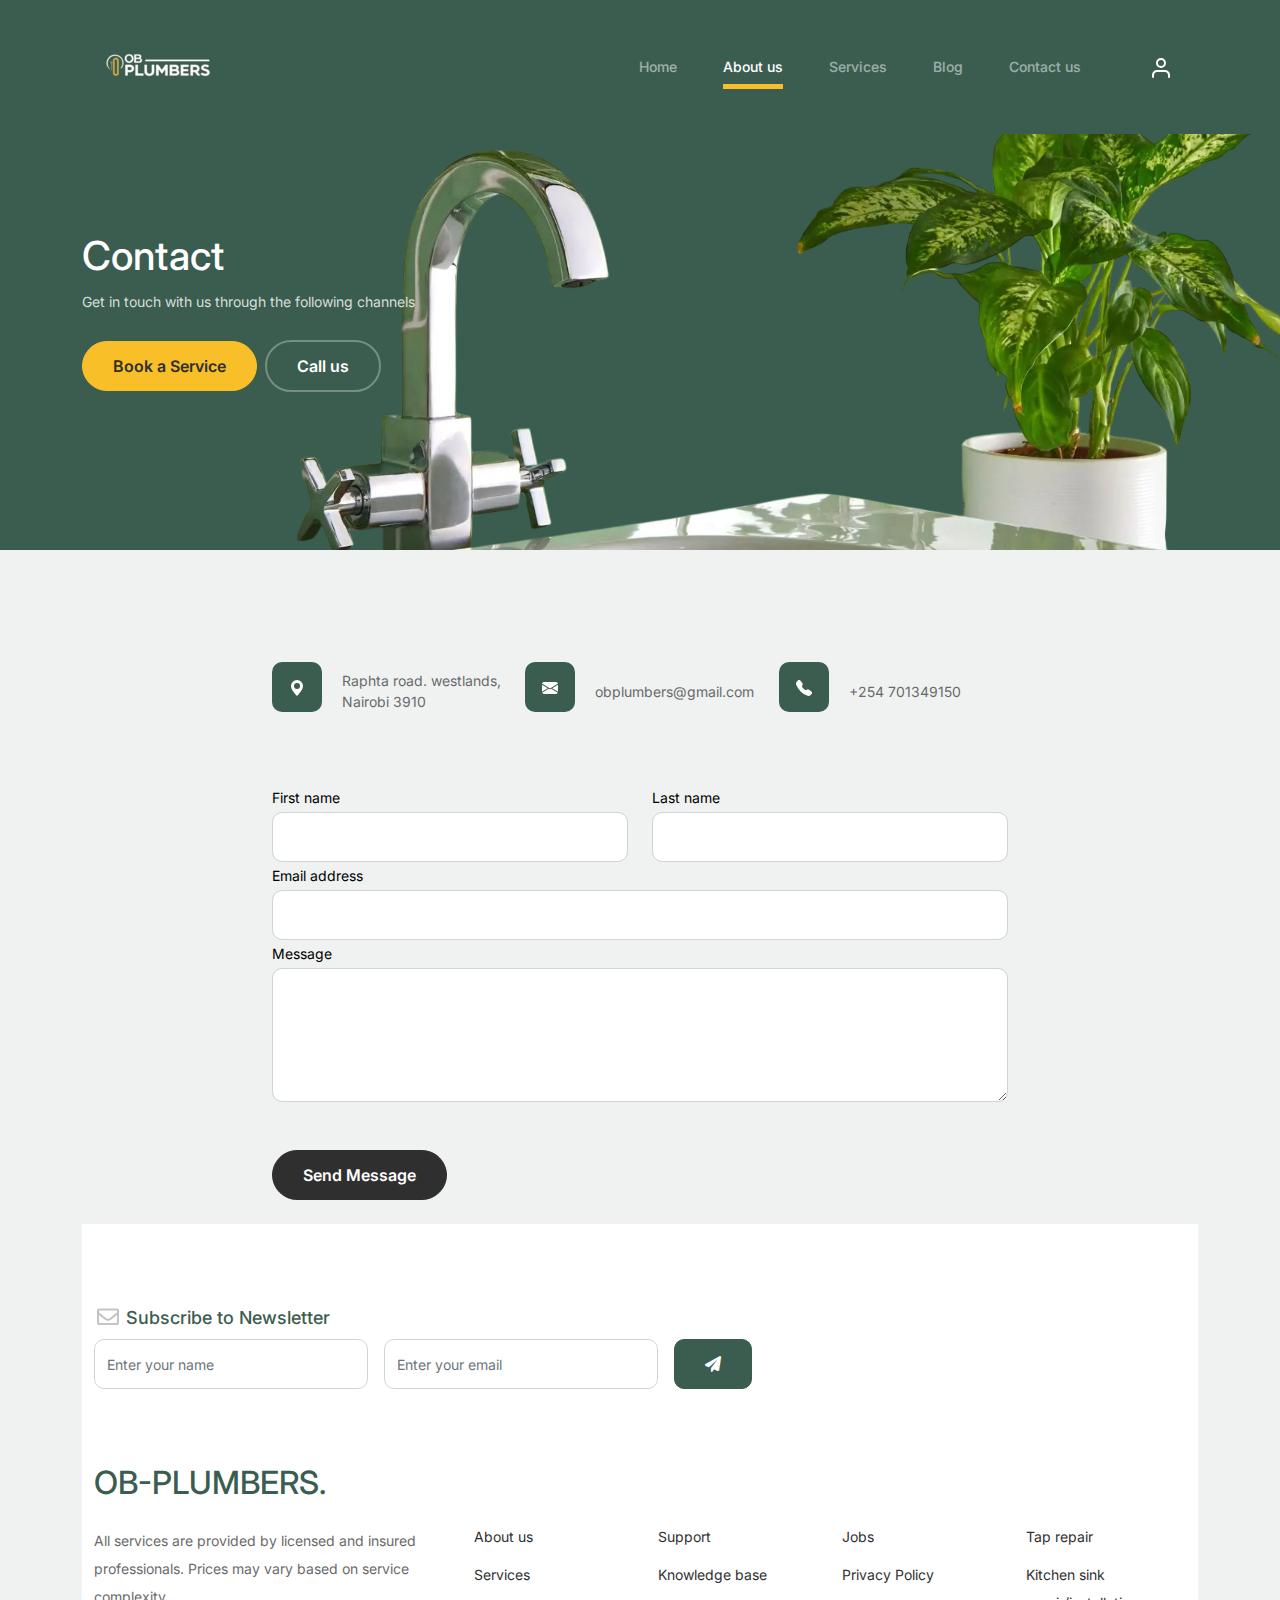
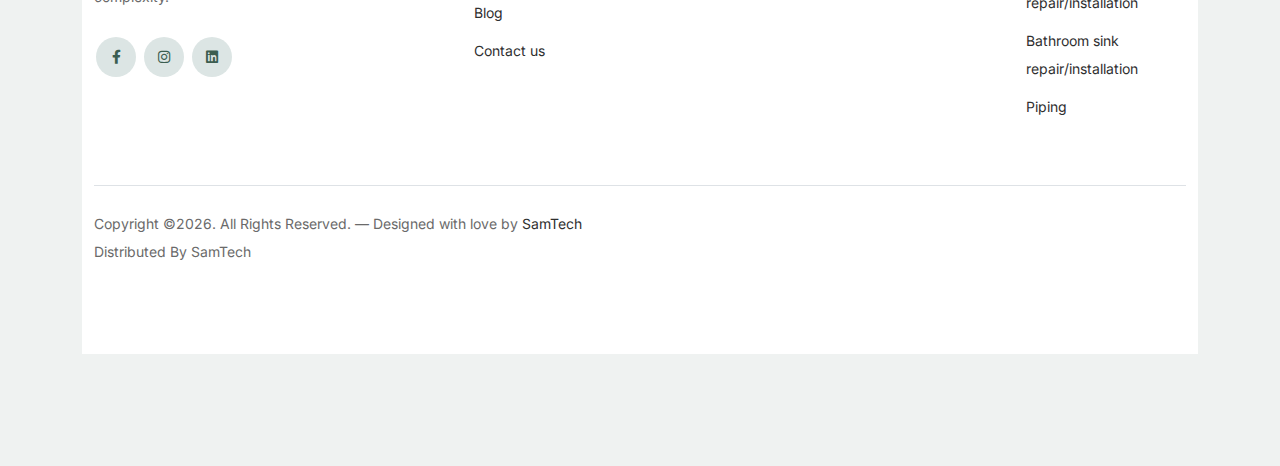
<file: contact.html>
<!doctype html>
<html lang="en">
<head>
  <meta charset="utf-8">
  <meta name="viewport" content="width=device-width, initial-scale=1, shrink-to-fit=no">
  <meta name="author" content="Untree.co">
  <link rel="shortcut icon" href="favicon.png">

  <meta name="description" content="" />
  <meta name="keywords" content="bootstrap, bootstrap4" />

		<!-- Bootstrap CSS -->
		<link href="css/bootstrap.min.css" rel="stylesheet">
		<link href="https://cdnjs.cloudflare.com/ajax/libs/font-awesome/6.0.0-beta3/css/all.min.css" rel="stylesheet">
		<link href="css/tiny-slider.css" rel="stylesheet">
		<link href="css/style.css" rel="stylesheet">
		<title>OBPLUMBERS</title>
	</head>

	<body>

		<!-- Start Header/Navigation -->
		<nav class="custom-navbar navbar navbar navbar-expand-md navbar-dark bg-dark" arial-label="Furni navigation bar">

			<div class="container">
				<a class="navbar-brand" href="index.html"><img src="img/image (3) (1).png"><span></span></a>

				<button class="navbar-toggler" type="button" data-bs-toggle="collapse" data-bs-target="#navbarsFurni" aria-controls="navbarsFurni" aria-expanded="false" aria-label="Toggle navigation">
					<span class="navbar-toggler-icon"></span>
				</button>

				<div class="collapse navbar-collapse" id="navbarsFurni">
					<ul class="custom-navbar-nav navbar-nav ms-auto mb-2 mb-md-0">
						<li class="nav-item">
							<a class="nav-link" href="index.html">Home</a>
						</li>
						<!-- <li><a class="nav-link" href="shop.html">Shop</a></li> -->
						<li class="active"><a class="nav-link" href="about.html">About us</a></li>
						<li><a class="nav-link" href="services.html">Services</a></li>
						<li><a class="nav-link" href="blog.html">Blog</a></li>
						<li><a class="nav-link" href="contact.html">Contact us</a></li>
					</ul>

					<ul class="custom-navbar-cta navbar-nav mb-2 mb-md-0 ms-5">
						<li><a class="nav-link" href="#"><img src="images/user.svg"></a></li>
						<!-- <li><a class="nav-link" href="cart.html"><img src="images/cart.svg"></a></li> -->
					</ul>
				</div>
			</div>
				
		</nav>
		<!-- End Header/Navigation -->

		<!-- Start Hero Section -->
			<div class="hero">
				<div class="container">
					<div class="row justify-content-between">
						<div class="col-lg-5">
							<div class="intro-excerpt">
								<h1>Contact</h1>
								<p class="mb-4">Get in touch with us through the following channels</p>
								<p><a href="" class="btn btn-secondary me-2">Book a Service</a><a href="#" class="btn btn-white-outline">Call us</a></p>
							</div>
						</div>
						<!-- <div class="col-lg-7">
							<div class="hero-img-wrap">
								<img src="img/13.png" class="img-fluid">
							</div>
						</div> -->
					</div>
				</div>
			</div>
		<!-- End Hero Section -->

		
		<!-- Start Contact Form -->
		<div class="untree_co-section">
      <div class="container">

        <div class="block">
          <div class="row justify-content-center">


            <div class="col-md-8 col-lg-8 pb-4">


              <div class="row mb-5">
                <div class="col-lg-4">
                  <div  class="service no-shadow align-items-center link horizontal d-flex active" data-aos="fade-left" data-aos-delay="0">
                    <div class="service-icon color-1 mb-4">
                      <svg xmlns="http://www.w3.org/2000/svg" width="16" height="16" fill="currentColor" class="bi bi-geo-alt-fill" viewBox="0 0 16 16">
                        <path d="M8 16s6-5.686 6-10A6 6 0 0 0 2 6c0 4.314 6 10 6 10zm0-7a3 3 0 1 1 0-6 3 3 0 0 1 0 6z"/>
                      </svg>
                    </div> <!-- /.icon -->
                    <div class="service-contents">
                      <p>Raphta road. westlands, Nairobi 3910</p>
                    </div> <!-- /.service-contents-->
                  </div> <!-- /.service -->
                </div>

                <div class="col-lg-4">
                  <div  class="service no-shadow align-items-center link horizontal d-flex active" data-aos="fade-left" data-aos-delay="0">
                    <div class="service-icon color-1 mb-4">
                      <svg xmlns="http://www.w3.org/2000/svg" width="16" height="16" fill="currentColor" class="bi bi-envelope-fill" viewBox="0 0 16 16">
                        <path d="M.05 3.555A2 2 0 0 1 2 2h12a2 2 0 0 1 1.95 1.555L8 8.414.05 3.555zM0 4.697v7.104l5.803-3.558L0 4.697zM6.761 8.83l-6.57 4.027A2 2 0 0 0 2 14h12a2 2 0 0 0 1.808-1.144l-6.57-4.027L8 9.586l-1.239-.757zm3.436-.586L16 11.801V4.697l-5.803 3.546z"/>
                      </svg>
                    </div> <!-- /.icon -->
                    <div class="service-contents">
                      <p>obplumbers@gmail.com</p>
                    </div> <!-- /.service-contents-->
                  </div> <!-- /.service -->
                </div>

                <div class="col-lg-4">
                  <div  class="service no-shadow align-items-center link horizontal d-flex active" data-aos="fade-left" data-aos-delay="0">
                    <div class="service-icon color-1 mb-4">
                      <svg xmlns="http://www.w3.org/2000/svg" width="16" height="16" fill="currentColor" class="bi bi-telephone-fill" viewBox="0 0 16 16">
                        <path fill-rule="evenodd" d="M1.885.511a1.745 1.745 0 0 1 2.61.163L6.29 2.98c.329.423.445.974.315 1.494l-.547 2.19a.678.678 0 0 0 .178.643l2.457 2.457a.678.678 0 0 0 .644.178l2.189-.547a1.745 1.745 0 0 1 1.494.315l2.306 1.794c.829.645.905 1.87.163 2.611l-1.034 1.034c-.74.74-1.846 1.065-2.877.702a18.634 18.634 0 0 1-7.01-4.42 18.634 18.634 0 0 1-4.42-7.009c-.362-1.03-.037-2.137.703-2.877L1.885.511z"/>
                      </svg>
                    </div> <!-- /.icon -->
                    <div class="service-contents">
                      <p>+254 701349150</p>
                    </div> <!-- /.service-contents-->
                  </div> <!-- /.service -->
                </div>
              </div>

			  <form id="contactForm">
				<div class="row">
				  <div class="col-6">
					<div class="form-group">
					  <label class="text-black" for="fname">First name</label>
					  <input type="text" class="form-control" id="fname" required>
					</div>
				  </div>
				  <div class="col-6">
					<div class="form-group">
					  <label class="text-black" for="lname">Last name</label>
					  <input type="text" class="form-control" id="lname" required>
					</div>
				  </div>
				</div>
				<div class="form-group">
				  <label class="text-black" for="email">Email address</label>
				  <input type="email" class="form-control" id="email" required>
				</div>
				<div class="form-group mb-5">
				  <label class="text-black" for="message">Message</label>
				  <textarea class="form-control" id="message" cols="30" rows="5" required></textarea>
				</div>
				<button type="submit" class="btn btn-primary-hover-outline">Send Message</button>
			  </form>
			  
			  <!-- Success Message -->
			  <div id="successMessage" style="display: none; margin-top: 20px;" class="alert alert-success">
				Thank you! Your message has been sent successfully.
			  </div>
			  
			  <script>
				// JavaScript to handle form submission and display success message
				document.getElementById('contactForm').addEventListener('submit', function(event) {
				  event.preventDefault(); // Prevent the default form submission behavior
				  
				  // Show the success message
				  const successMessage = document.getElementById('successMessage');
				  successMessage.style.display = 'block';
			  
				  // Optionally reset the form fields
				  this.reset();
				});
			  </script>
			  
</div></div>
  <!-- End Contact Form -->

		

		<!-- Start Footer Section -->
		<footer class="footer-section">
			<div class="container relative">

				<!-- <div class="sofa-img">
					<img src="images/sofa.png" alt="Image" class="img-fluid">
				</div> -->

				<div class="row">
					<div class="col-lg-8">
						<div class="subscription-form">
							<h3 class="d-flex align-items-center"><span class="me-1"><img src="images/envelope-outline.svg" alt="Image" class="img-fluid"></span><span>Subscribe to Newsletter</span></h3>

							<form action="#" class="row g-3">
								<div class="col-auto">
									<input type="text" class="form-control" placeholder="Enter your name">
								</div>
								<div class="col-auto">
									<input type="email" class="form-control" placeholder="Enter your email">
								</div>
								<div class="col-auto">
									<button class="btn btn-primary">
										<span class="fa fa-paper-plane"></span>
									</button>
								</div>
							</form>

						</div>
					</div>
				</div>

				<div class="row g-5 mb-5">
					<div class="col-lg-4">
						<div class="mb-4 footer-logo-wrap"><a href="#" class="footer-logo">OB-PLUMBERS<span>.</span></a></div>
						<p class="mb-4">All services are provided by licensed and insured professionals. Prices may vary based on service complexity.</p>

						<ul class="list-unstyled custom-social">
							<li><a href="https://www.facebook.com/profile.php?id=100007627965643&mibextid=ZbWKwL"><span class="fa fa-brands fa-facebook-f"></span></a></li>
							<!-- <li><a href="#"><span class="fa fa-brands fa-twitter"></span></a></li> -->
							<li><a href="https://www.instagram.com/josephoballa?igsh=MWxoOTRpZTU1d3R0Yw=="><span class="fa fa-brands fa-instagram"></span></a></li>
							<li><a href="https://www.linkedin.com/in/obplumber?utm_source=share&utm_campaign=share_via&utm_content=profile&utm_medium=android_app"><span class="fa fa-brands fa-linkedin"></span></a></li>
						</ul>
					</div>

					<div class="col-lg-8">
						<div class="row links-wrap">
							<div class="col-6 col-sm-6 col-md-3">
								<ul class="list-unstyled">
									<li><a href="#">About us</a></li>
									<li><a href="#">Services</a></li>
									<li><a href="#">Blog</a></li>
									<li><a href="#">Contact us</a></li>
								</ul>
							</div>

							<div class="col-6 col-sm-6 col-md-3">
								<ul class="list-unstyled">
									<li><a href="#">Support</a></li>
									<li><a href="#">Knowledge base</a></li>
									<!-- <li><a href="#">Live chat</a></li> -->
								</ul>
							</div>

							<div class="col-6 col-sm-6 col-md-3">
								<ul class="list-unstyled">
									<li><a href="#">Jobs</a></li>
									<!-- <li><a href="#">Our team</a></li> -->
									<!-- <li><a href="#">Leadership</a></li> -->
									<li><a href="#">Privacy Policy</a></li>
								</ul>
							</div>

							<div class="col-6 col-sm-6 col-md-3">
								<ul class="list-unstyled">
									<li><a href="#">Tap repair</a></li>
									<li><a href="#">Kitchen sink repair/installation</a></li>
									<li><a href="#">Bathroom sink repair/installation</a></li>
									<li><a href="#">Piping</a></li>
								</ul>
							</div>
						</div>
					</div>

				</div>

				<div class="border-top copyright">
					<div class="row pt-4">
						<div class="col-lg-6">
							<p class="mb-2 text-center text-lg-start">Copyright &copy;<script>document.write(new Date().getFullYear());</script>. All Rights Reserved. &mdash; Designed with love by <a href="#">SamTech</a> Distributed By <a hreff="#">SamTech</a>  <!-- License information: https://untree.co/license/ -->
            </p>
						</div>

						<!-- <div class="col-lg-6 text-center text-lg-end"> -->
							<!-- <ul class="list-unstyled d-inline-flex ms-auto"> -->
								<!-- <li class="me-4"><a href="#">Terms &amp; Conditions</a></li> -->
								<!-- <li><a href="#">Privacy Policy</a></li> -->
							<!-- </ul> -->
						<!-- </div> -->

					</div>
				</div>

			</div>
		</footer>
		<!-- End Footer Section -->	


		<script src="js/bootstrap.bundle.min.js"></script>
		<script src="js/tiny-slider.js"></script>
		<script src="js/custom.js"></script>
	</body>

</html>
</file>
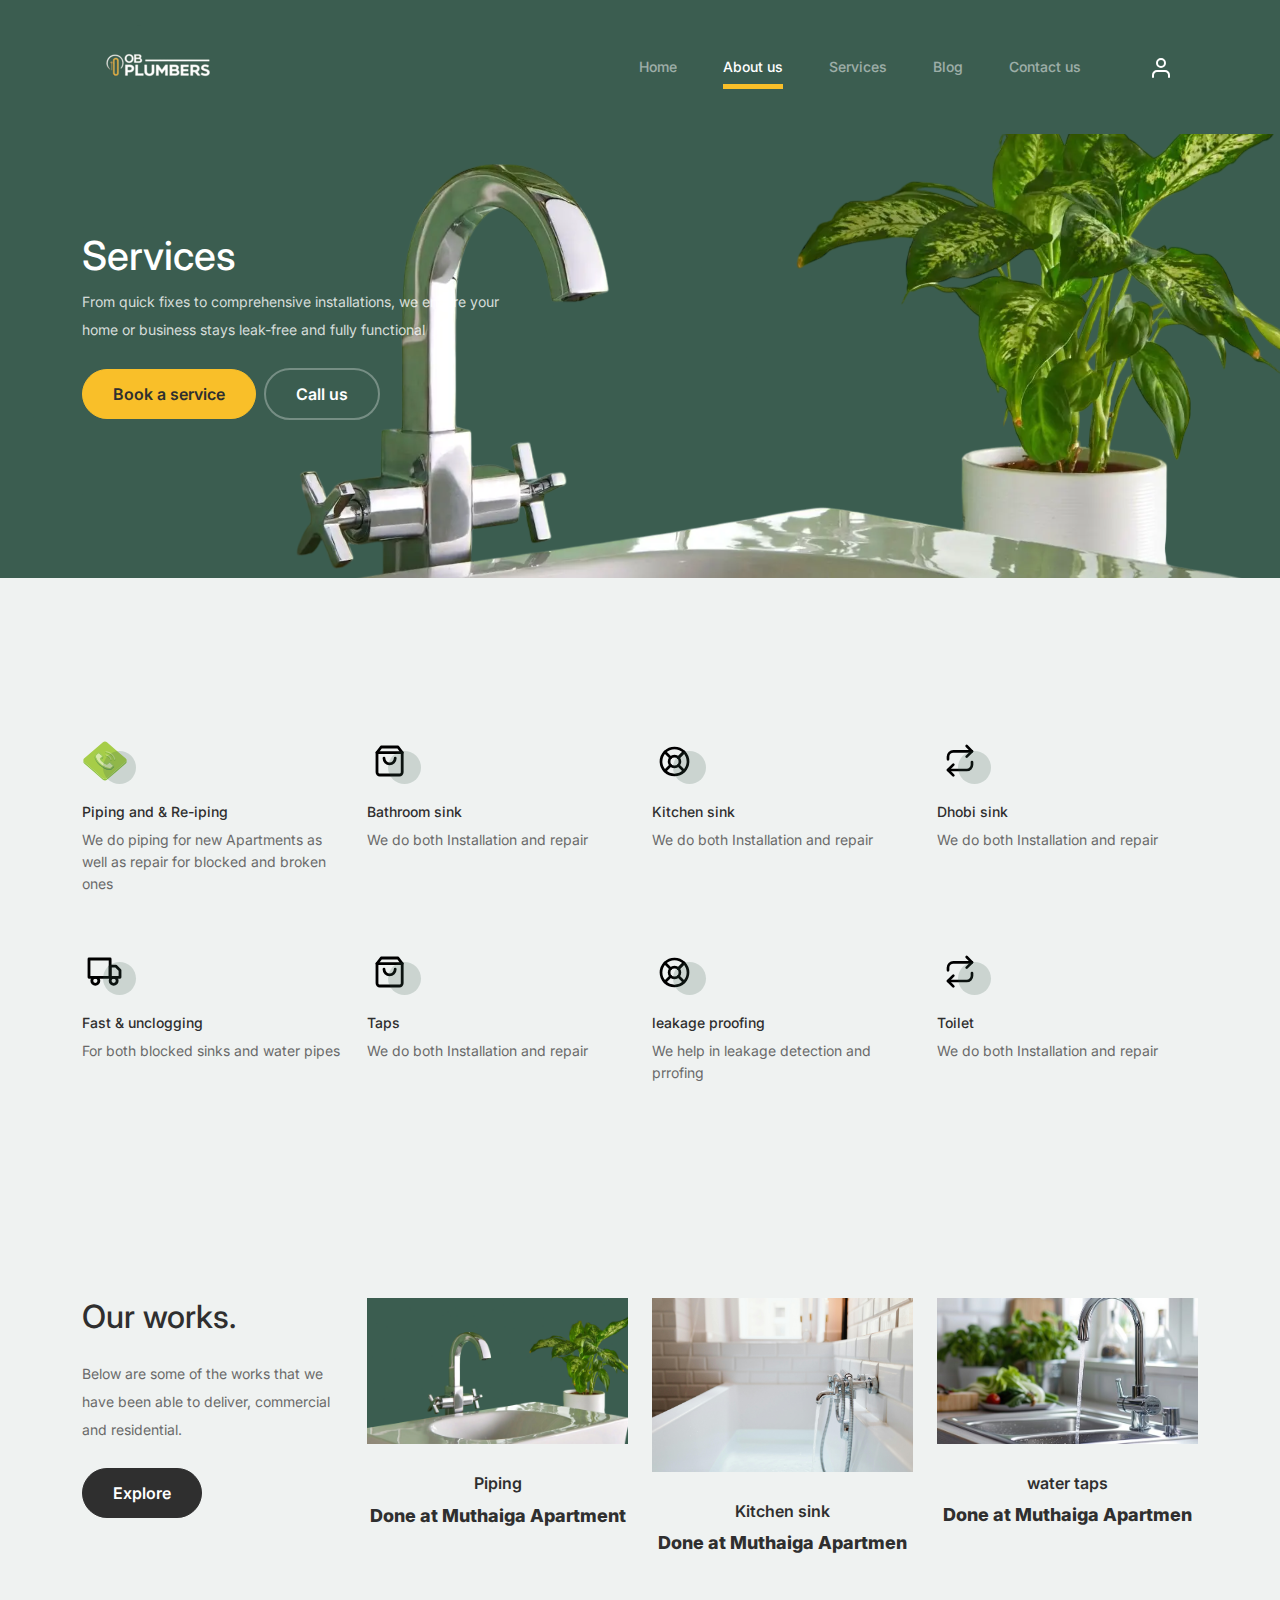
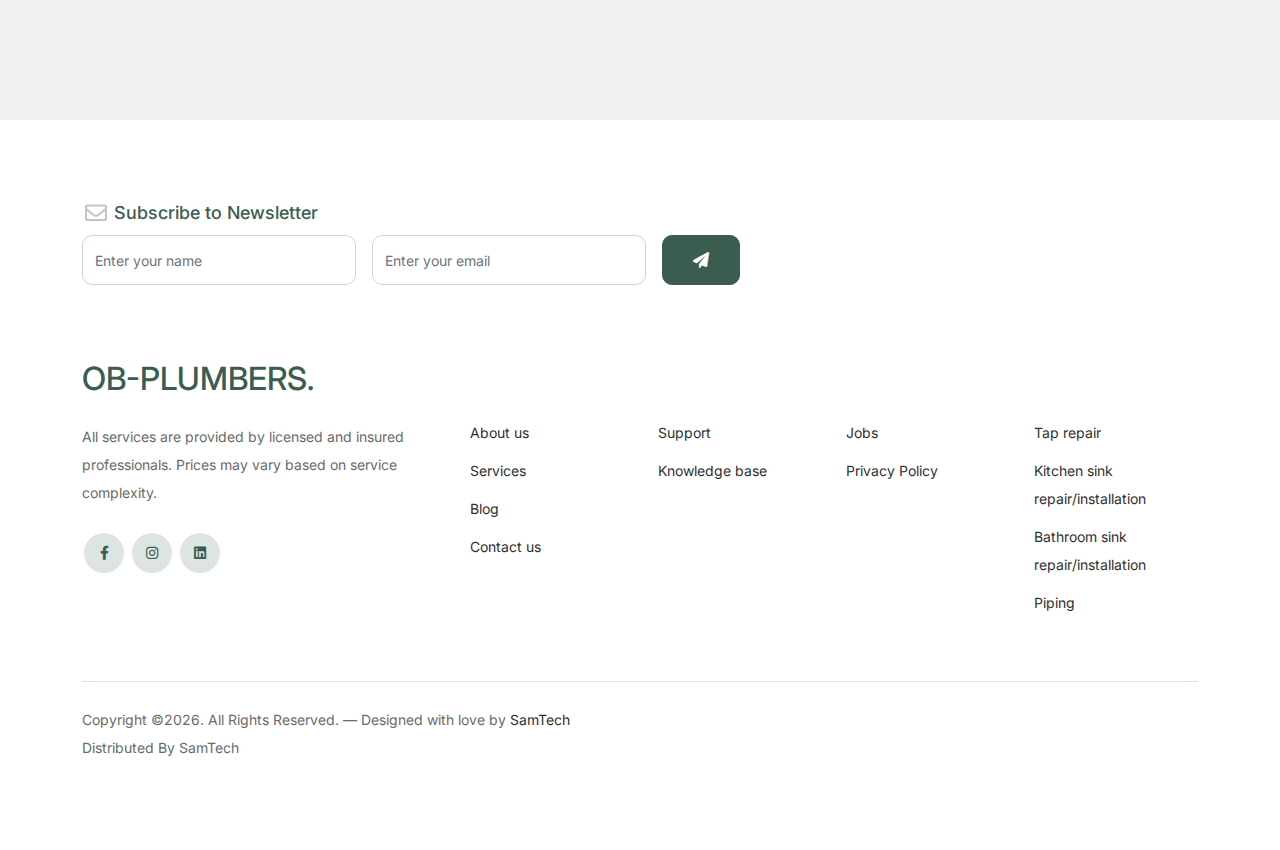
<file: services.html>
<!doctype html>
<html lang="en">
<head>
  <meta charset="utf-8">
  <meta name="viewport" content="width=device-width, initial-scale=1, shrink-to-fit=no">
  <meta name="author" content="Untree.co">
  <link rel="shortcut icon" href="favicon.png">

  <meta name="description" content="" />
  <meta name="keywords" content="bootstrap, bootstrap4" />

		<!-- Bootstrap CSS -->
		<link href="css/bootstrap.min.css" rel="stylesheet">
		<link href="https://cdnjs.cloudflare.com/ajax/libs/font-awesome/6.0.0-beta3/css/all.min.css" rel="stylesheet">
		<link href="css/tiny-slider.css" rel="stylesheet">
		<link href="css/style.css" rel="stylesheet">
		<title>OBPLUMBERS</title>
	</head>

	<body>

		<!-- Start Header/Navigation -->
		<nav class="custom-navbar navbar navbar navbar-expand-md navbar-dark bg-dark" arial-label="Furni navigation bar">

			<div class="container">
				<a class="navbar-brand" href="index.html"><img src="img/image (3) (1).png"><span></span></a>

				<button class="navbar-toggler" type="button" data-bs-toggle="collapse" data-bs-target="#navbarsFurni" aria-controls="navbarsFurni" aria-expanded="false" aria-label="Toggle navigation">
					<span class="navbar-toggler-icon"></span>
				</button>

				<div class="collapse navbar-collapse" id="navbarsFurni">
					<ul class="custom-navbar-nav navbar-nav ms-auto mb-2 mb-md-0">
						<li class="nav-item">
							<a class="nav-link" href="index.html">Home</a>
						</li>
						<!-- <li><a class="nav-link" href="shop.html">Shop</a></li> -->
						<li class="active"><a class="nav-link" href="about.html">About us</a></li>
						<li><a class="nav-link" href="services.html">Services</a></li>
						<li><a class="nav-link" href="blog.html">Blog</a></li>
						<li><a class="nav-link" href="contact.html">Contact us</a></li>
					</ul>

					<ul class="custom-navbar-cta navbar-nav mb-2 mb-md-0 ms-5">
						<li><a class="nav-link" href="#"><img src="images/user.svg"></a></li>
						<!-- <li><a class="nav-link" href="cart.html"><img src="images/cart.svg"></a></li> -->
					</ul>
				</div>
			</div>
				
		</nav>
		<!-- End Header/Navigation -->

		<!-- Start Hero Section -->
			<div class="hero">
				<div class="container">
					<div class="row justify-content-between">
						<div class="col-lg-5">
							<div class="intro-excerpt">
								<h1>Services</h1>
								<p class="mb-4">From quick fixes to comprehensive installations, we ensure your home or business stays leak-free and fully functional</p>
								<p><a href="" class="btn btn-secondary me-2">Book a service</a><a href="#" class="btn btn-white-outline">Call us</a></p>
							</div>
						</div>
						<div class="col-lg-7">
							<div class="hero-img-wrap">
								<!-- <img src="img/sink.jpg" class="img-fluid"> -->
							</div>
						</div>
					</div>
				</div>
			</div>
		<!-- End Hero Section -->

		

		<!-- Start Why Choose Us Section -->
		<div class="why-choose-section">
			<div class="container">
				
				
				<div class="row my-5">
					<div class="col-6 col-md-6 col-lg-3 mb-4">
						<div class="feature">
							<div class="icon">
								<img src="img/dial-svgrepo-com.svg" alt="Image" class="imf-fluid">
							</div>
							<h3>Piping and &amp; Re-iping</h3>
							<p>We do piping for new Apartments as well as repair for blocked and broken ones</p>
						</div>
					</div>

					<div class="col-6 col-md-6 col-lg-3 mb-4">
						<div class="feature">
							<div class="icon">
								<img src="images/bag.svg" alt="Image" class="imf-fluid">
							</div>
							<h3>Bathroom sink</h3>
							<p>We do both Installation and repair</p>
						</div>
					</div>

					<div class="col-6 col-md-6 col-lg-3 mb-4">
						<div class="feature">
							<div class="icon">
								<img src="images/support.svg" alt="Image" class="imf-fluid">
							</div>
							<h3>Kitchen sink</h3>
							<p>We do both Installation and repair</p>
						</div>
					</div>

					<div class="col-6 col-md-6 col-lg-3 mb-4">
						<div class="feature">
							<div class="icon">
								<img src="images/return.svg" alt="Image" class="imf-fluid">
							</div>
							<h3>Dhobi sink</h3>
							<p>We do both Installation and repair</p>
						</div>
					</div>

					<div class="col-6 col-md-6 col-lg-3 mb-4">
						<div class="feature">
							<div class="icon">
								<img src="images/truck.svg" alt="Image" class="imf-fluid">
							</div>
							<h3>Fast &amp; unclogging</h3>
							<p>For both blocked sinks and water pipes</p>
						</div>
					</div>

					<div class="col-6 col-md-6 col-lg-3 mb-4">
						<div class="feature">
							<div class="icon">
								<img src="images/bag.svg" alt="Image" class="imf-fluid">
							</div>
							<h3>Taps</h3>
							<p>We do both Installation and repair</p>
						</div>
					</div>

					<div class="col-6 col-md-6 col-lg-3 mb-4">
						<div class="feature">
							<div class="icon">
								<img src="images/support.svg" alt="Image" class="imf-fluid">
							</div>
							<h3>leakage proofing</h3>
							<p>We help in leakage detection and prrofing</p>
						</div>
					</div>

					<div class="col-6 col-md-6 col-lg-3 mb-4">
						<div class="feature">
							<div class="icon">
								<img src="images/return.svg" alt="Image" class="imf-fluid">
							</div>
							<h3>Toilet</h3>
							<p>We do both Installation and repair</p>
						</div>
					</div>

				</div>
			
			</div>
		</div>
		<!-- End Why Choose Us Section -->

		<!-- Start Product Section -->
		<div class="product-section pt-0">
			<div class="container">
				<div class="row">

					<!-- Start Column 1 -->
					<div class="col-md-12 col-lg-3 mb-5 mb-lg-0">
						<h2 class="mb-4 section-title">Our works.</h2>
						<p class="mb-4">Below are some of the works that we have been able to deliver, commercial and residential. </p>
						<p><a href="#" class="btn">Explore</a></p>
					</div> 
					<!-- End Column 1 -->

					<!-- Start Column 2 -->
					<div class="col-12 col-md-4 col-lg-3 mb-5 mb-md-0">
						<a class="product-item" href="#">
							<img src="img/13.png" class="img-fluid product-thumbnail">
							<h3 class="product-title">Piping</h3>
							<strong class="product-price">Done at Muthaiga Apartment</strong>
							<!-- <strong class="product-price">Done at Muthaiga Apartment</strong> -->

							<span class="icon-cross">
								<img src="images/cross.svg" class="img-fluid">
							</span>
						</a>
					</div> 
					<!-- End Column 2 -->

					<!-- Start Column 3 -->
					<div class="col-12 col-md-4 col-lg-3 mb-5 mb-md-0">
						<a class="product-item" href="#">
							<img src="img/pexels-karolina-grabowska-8925979.jpg" class="img-fluid product-thumbnail">
							<h3 class="product-title">Kitchen sink</h3>
							<strong class="product-price">Done at Muthaiga Apartmen</strong>

							<span class="icon-cross">
								<img src="images/cross.svg" class="img-fluid">
							</span>
						</a>
					</div>
					<!-- End Column 3 -->

					<!-- Start Column 4 -->
					<div class="col-12 col-md-4 col-lg-3 mb-5 mb-md-0">
						<a class="product-item" href="#">
							<img src="img/sink.jpg" class="img-fluid product-thumbnail">
							<h3 class="product-title">water taps</h3>
							<strong class="product-price">Done at Muthaiga Apartmen</strong>

							<span class="icon-cross">
								<img src="images/cross.svg" class="img-fluid">
							</span>
						</a>
					</div>
					<!-- End Column 4 -->

				</div>
			</div>
		</div>
		<!-- End Product Section -->

		

		<!-- Start Testimonial Slider -->
		
		<!-- End Testimonial Slider -->

		

		<!-- Start Footer Section -->
		<footer class="footer-section">
			<div class="container relative">

				<!-- <div class="sofa-img">
					<img src="images/sofa.png" alt="Image" class="img-fluid">
				</div> -->

				<div class="row">
					<div class="col-lg-8">
						<div class="subscription-form">
							<h3 class="d-flex align-items-center"><span class="me-1"><img src="images/envelope-outline.svg" alt="Image" class="img-fluid"></span><span>Subscribe to Newsletter</span></h3>

							<form action="#" class="row g-3">
								<div class="col-auto">
									<input type="text" class="form-control" placeholder="Enter your name">
								</div>
								<div class="col-auto">
									<input type="email" class="form-control" placeholder="Enter your email">
								</div>
								<div class="col-auto">
									<button class="btn btn-primary">
										<span class="fa fa-paper-plane"></span>
									</button>
								</div>
							</form>

						</div>
					</div>
				</div>

				<div class="row g-5 mb-5">
					<div class="col-lg-4">
						<div class="mb-4 footer-logo-wrap"><a href="#" class="footer-logo">OB-PLUMBERS<span>.</span></a></div>
						<p class="mb-4">All services are provided by licensed and insured professionals. Prices may vary based on service complexity.</p>

						<ul class="list-unstyled custom-social">
							<li><a href="https://www.facebook.com/profile.php?id=100007627965643&mibextid=ZbWKwL"><span class="fa fa-brands fa-facebook-f"></span></a></li>
							<!-- <li><a href="#"><span class="fa fa-brands fa-twitter"></span></a></li> -->
							<li><a href="https://www.instagram.com/josephoballa?igsh=MWxoOTRpZTU1d3R0Yw=="><span class="fa fa-brands fa-instagram"></span></a></li>
							<li><a href="https://www.linkedin.com/in/obplumber?utm_source=share&utm_campaign=share_via&utm_content=profile&utm_medium=android_app"><span class="fa fa-brands fa-linkedin"></span></a></li>
						</ul>
					</div>

					<div class="col-lg-8">
						<div class="row links-wrap">
							<div class="col-6 col-sm-6 col-md-3">
								<ul class="list-unstyled">
									<li><a href="#">About us</a></li>
									<li><a href="#">Services</a></li>
									<li><a href="#">Blog</a></li>
									<li><a href="#">Contact us</a></li>
								</ul>
							</div>

							<div class="col-6 col-sm-6 col-md-3">
								<ul class="list-unstyled">
									<li><a href="#">Support</a></li>
									<li><a href="#">Knowledge base</a></li>
									<!-- <li><a href="#">Live chat</a></li> -->
								</ul>
							</div>

							<div class="col-6 col-sm-6 col-md-3">
								<ul class="list-unstyled">
									<li><a href="#">Jobs</a></li>
									<!-- <li><a href="#">Our team</a></li> -->
									<!-- <li><a href="#">Leadership</a></li> -->
									<li><a href="#">Privacy Policy</a></li>
								</ul>
							</div>

							<div class="col-6 col-sm-6 col-md-3">
								<ul class="list-unstyled">
									<li><a href="#">Tap repair</a></li>
									<li><a href="#">Kitchen sink repair/installation</a></li>
									<li><a href="#">Bathroom sink repair/installation</a></li>
									<li><a href="#">Piping</a></li>
								</ul>
							</div>
						</div>
					</div>

				</div>

				<div class="border-top copyright">
					<div class="row pt-4">
						<div class="col-lg-6">
							<p class="mb-2 text-center text-lg-start">Copyright &copy;<script>document.write(new Date().getFullYear());</script>. All Rights Reserved. &mdash; Designed with love by <a href="#">SamTech</a> Distributed By <a hreff="#">SamTech</a>  <!-- License information: https://untree.co/license/ -->
            </p>
						</div>

						<!-- <div class="col-lg-6 text-center text-lg-end"> -->
							<!-- <ul class="list-unstyled d-inline-flex ms-auto"> -->
								<!-- <li class="me-4"><a href="#">Terms &amp; Conditions</a></li> -->
								<!-- <li><a href="#">Privacy Policy</a></li> -->
							<!-- </ul> -->
						<!-- </div> -->

					</div>
				</div>

			</div>
		</footer>
		<!-- End Footer Section -->	


		<script src="js/bootstrap.bundle.min.js"></script>
		<script src="js/tiny-slider.js"></script>
		<script src="js/custom.js"></script>
	</body>

</html>
</file>
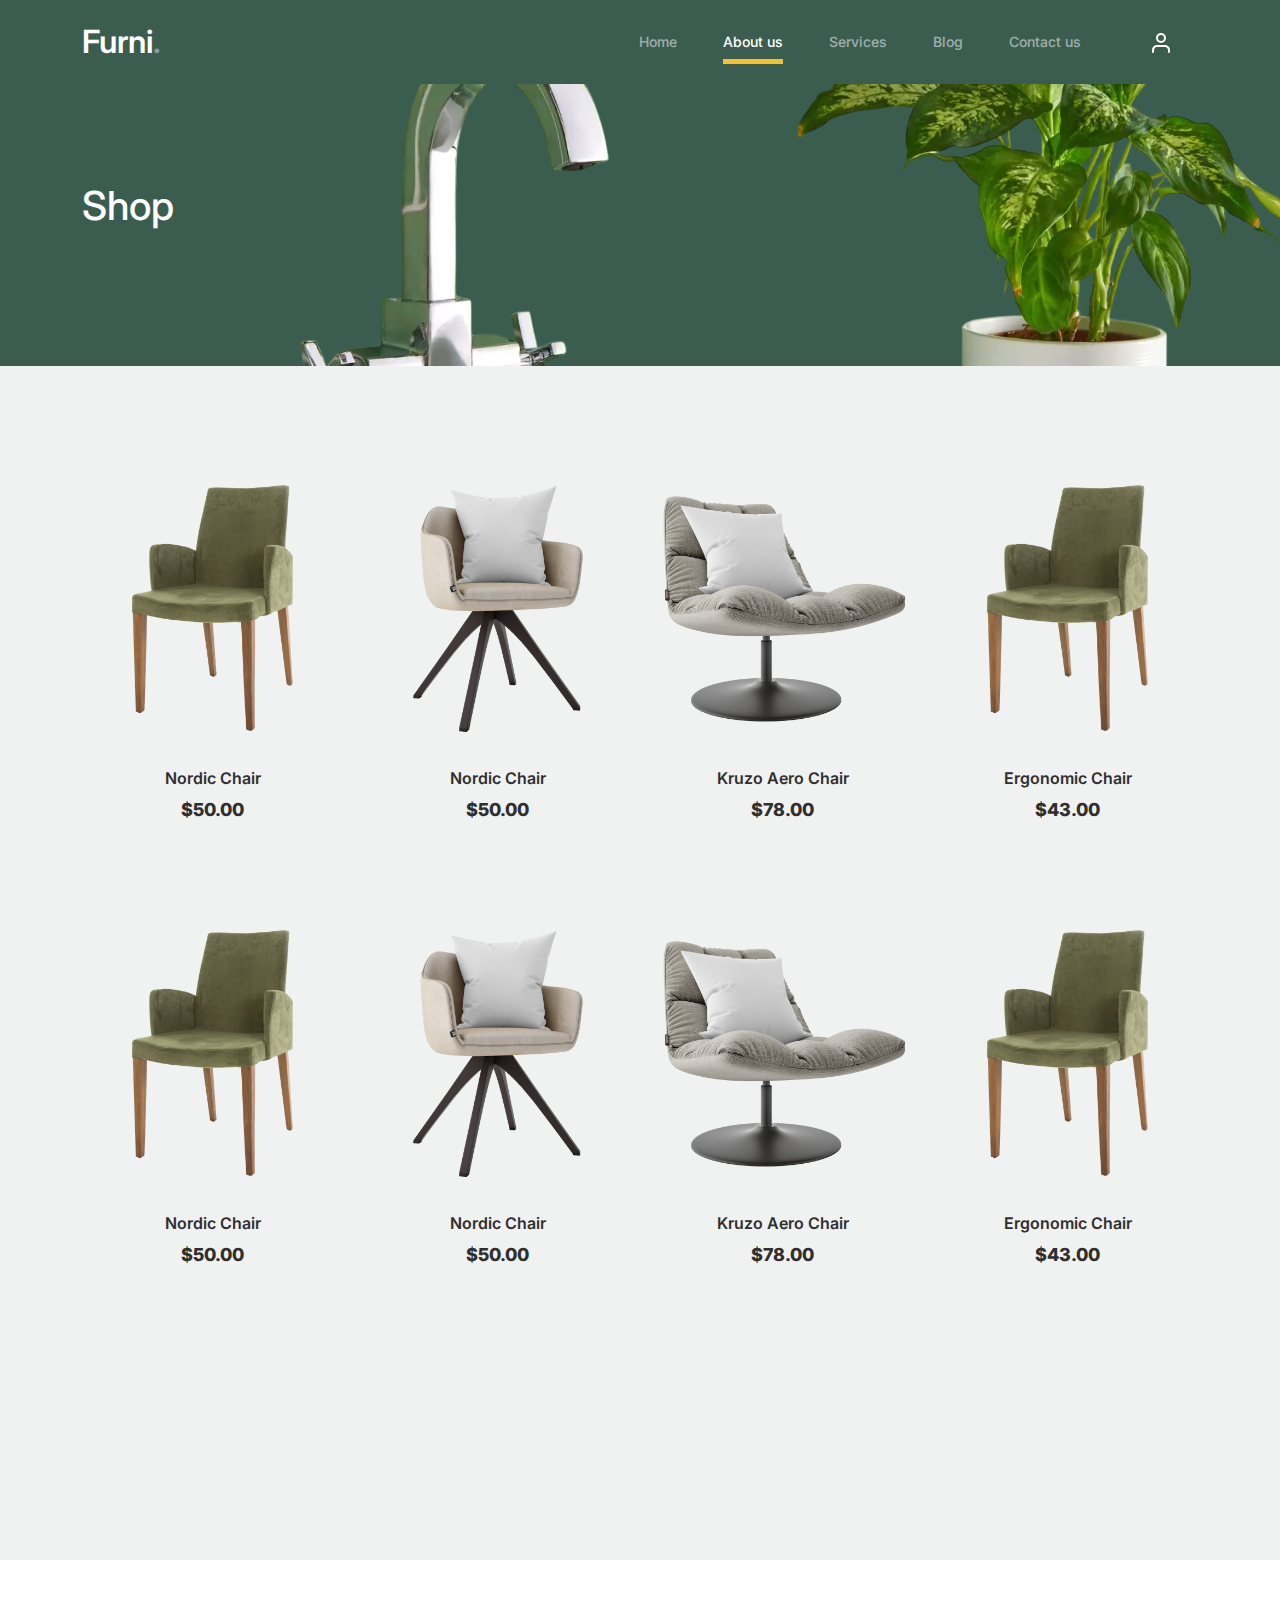
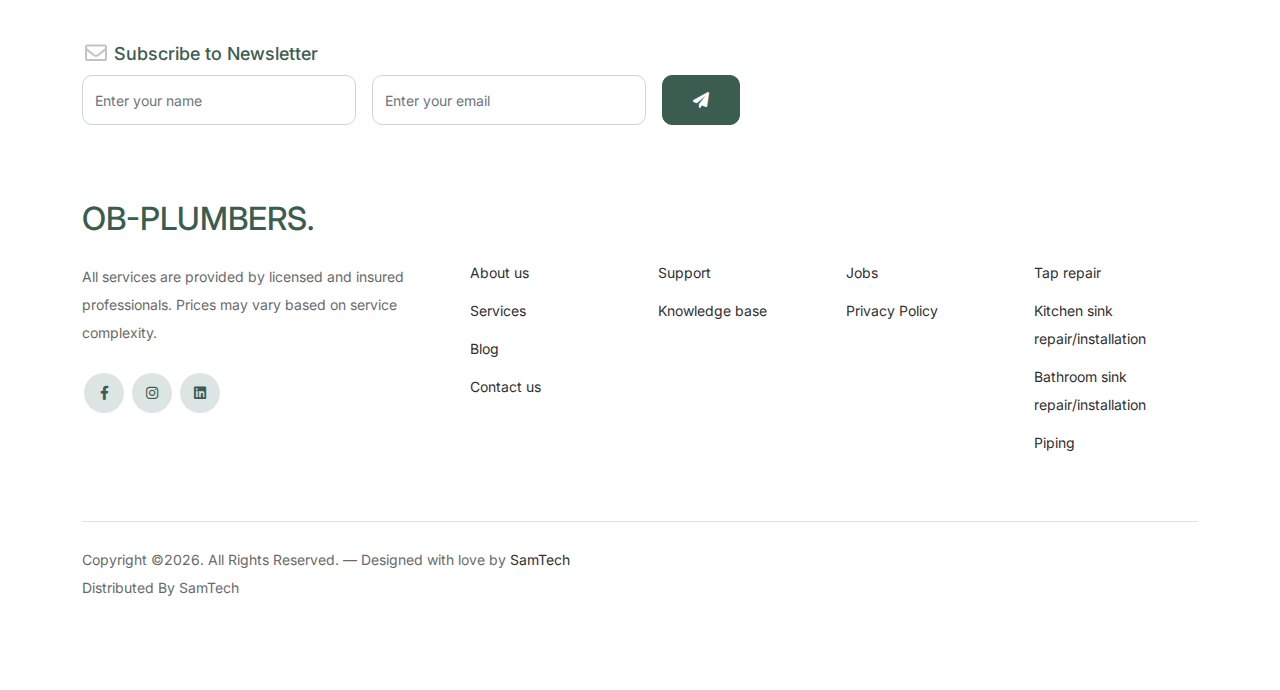
<file: shop.html>
<!doctype html>
<html lang="en">
<head>
  <meta charset="utf-8">
  <meta name="viewport" content="width=device-width, initial-scale=1, shrink-to-fit=no">
  <meta name="author" content="Untree.co">
  <link rel="shortcut icon" href="favicon.png">

  <meta name="description" content="" />
  <meta name="keywords" content="bootstrap, bootstrap4" />

		<!-- Bootstrap CSS -->
		<link href="css/bootstrap.min.css" rel="stylesheet">
		<link href="https://cdnjs.cloudflare.com/ajax/libs/font-awesome/6.0.0-beta3/css/all.min.css" rel="stylesheet">
		<link href="css/tiny-slider.css" rel="stylesheet">
		<link href="css/style.css" rel="stylesheet">
		<title>OBPLUMBERS </title>
	</head>

	<body>

		<!-- Start Header/Navigation -->
		<nav class="custom-navbar navbar navbar navbar-expand-md navbar-dark bg-dark" arial-label="Furni navigation bar">

			<div class="container">
				<a class="navbar-brand" href="index.html">Furni<span>.</span></a>

				<button class="navbar-toggler" type="button" data-bs-toggle="collapse" data-bs-target="#navbarsFurni" aria-controls="navbarsFurni" aria-expanded="false" aria-label="Toggle navigation">
					<span class="navbar-toggler-icon"></span>
				</button>

				<div class="collapse navbar-collapse" id="navbarsFurni">
					<ul class="custom-navbar-nav navbar-nav ms-auto mb-2 mb-md-0">
						<li class="nav-item ">
							<a class="nav-link" href="index.html">Home</a>
						</li>
						<!-- <li><a class="nav-link" href="shop.html">Shop</a></li> -->
						<li class="active"><a class="nav-link" href="about.html">About us</a></li>
						<li><a class="nav-link" href="services.html">Services</a></li>
						<li><a class="nav-link" href="blog.html">Blog</a></li>
						<li><a class="nav-link" href="contact.html">Contact us</a></li>
					</ul>

					<ul class="custom-navbar-cta navbar-nav mb-2 mb-md-0 ms-5">
						<li><a class="nav-link" href="#"><img src="images/user.svg"></a></li>
						<!-- <li><a class="nav-link" href="cart.html"><img src="images/cart.svg"></a></li> -->
					</ul>
				</div>
			</div>
				
		</nav>
		<!-- End Header/Navigation -->

		<!-- Start Hero Section -->
			<div class="hero">
				<div class="container">
					<div class="row justify-content-between">
						<div class="col-lg-5">
							<div class="intro-excerpt">
								<h1>Shop</h1>
							</div>
						</div>
						<div class="col-lg-7">
							
						</div>
					</div>
				</div>
			</div>
		<!-- End Hero Section -->

		

		<div class="untree_co-section product-section before-footer-section">
		    <div class="container">
		      	<div class="row">

		      		<!-- Start Column 1 -->
					<div class="col-12 col-md-4 col-lg-3 mb-5">
						<a class="product-item" href="#">
							<img src="images/product-3.png" class="img-fluid product-thumbnail">
							<h3 class="product-title">Nordic Chair</h3>
							<strong class="product-price">$50.00</strong>

							<span class="icon-cross">
								<img src="images/cross.svg" class="img-fluid">
							</span>
						</a>
					</div> 
					<!-- End Column 1 -->
						
					<!-- Start Column 2 -->
					<div class="col-12 col-md-4 col-lg-3 mb-5">
						<a class="product-item" href="#">
							<img src="images/product-1.png" class="img-fluid product-thumbnail">
							<h3 class="product-title">Nordic Chair</h3>
							<strong class="product-price">$50.00</strong>

							<span class="icon-cross">
								<img src="images/cross.svg" class="img-fluid">
							</span>
						</a>
					</div> 
					<!-- End Column 2 -->

					<!-- Start Column 3 -->
					<div class="col-12 col-md-4 col-lg-3 mb-5">
						<a class="product-item" href="#">
							<img src="images/product-2.png" class="img-fluid product-thumbnail">
							<h3 class="product-title">Kruzo Aero Chair</h3>
							<strong class="product-price">$78.00</strong>

							<span class="icon-cross">
								<img src="images/cross.svg" class="img-fluid">
							</span>
						</a>
					</div>
					<!-- End Column 3 -->

					<!-- Start Column 4 -->
					<div class="col-12 col-md-4 col-lg-3 mb-5">
						<a class="product-item" href="#">
							<img src="images/product-3.png" class="img-fluid product-thumbnail">
							<h3 class="product-title">Ergonomic Chair</h3>
							<strong class="product-price">$43.00</strong>

							<span class="icon-cross">
								<img src="images/cross.svg" class="img-fluid">
							</span>
						</a>
					</div>
					<!-- End Column 4 -->


					<!-- Start Column 1 -->
					<div class="col-12 col-md-4 col-lg-3 mb-5">
						<a class="product-item" href="#">
							<img src="images/product-3.png" class="img-fluid product-thumbnail">
							<h3 class="product-title">Nordic Chair</h3>
							<strong class="product-price">$50.00</strong>

							<span class="icon-cross">
								<img src="images/cross.svg" class="img-fluid">
							</span>
						</a>
					</div> 
					<!-- End Column 1 -->
						
					<!-- Start Column 2 -->
					<div class="col-12 col-md-4 col-lg-3 mb-5">
						<a class="product-item" href="#">
							<img src="images/product-1.png" class="img-fluid product-thumbnail">
							<h3 class="product-title">Nordic Chair</h3>
							<strong class="product-price">$50.00</strong>

							<span class="icon-cross">
								<img src="images/cross.svg" class="img-fluid">
							</span>
						</a>
					</div> 
					<!-- End Column 2 -->

					<!-- Start Column 3 -->
					<div class="col-12 col-md-4 col-lg-3 mb-5">
						<a class="product-item" href="#">
							<img src="images/product-2.png" class="img-fluid product-thumbnail">
							<h3 class="product-title">Kruzo Aero Chair</h3>
							<strong class="product-price">$78.00</strong>

							<span class="icon-cross">
								<img src="images/cross.svg" class="img-fluid">
							</span>
						</a>
					</div>
					<!-- End Column 3 -->

					<!-- Start Column 4 -->
					<div class="col-12 col-md-4 col-lg-3 mb-5">
						<a class="product-item" href="#">
							<img src="images/product-3.png" class="img-fluid product-thumbnail">
							<h3 class="product-title">Ergonomic Chair</h3>
							<strong class="product-price">$43.00</strong>

							<span class="icon-cross">
								<img src="images/cross.svg" class="img-fluid">
							</span>
						</a>
					</div>
					<!-- End Column 4 -->

		      	</div>
		    </div>
		</div>


		<!-- Start Footer Section -->
		<footer class="footer-section">
			<div class="container relative">

				<!-- <div class="sofa-img">
					<img src="images/sofa.png" alt="Image" class="img-fluid">
				</div> -->

				<div class="row">
					<div class="col-lg-8">
						<div class="subscription-form">
							<h3 class="d-flex align-items-center"><span class="me-1"><img src="images/envelope-outline.svg" alt="Image" class="img-fluid"></span><span>Subscribe to Newsletter</span></h3>

							<form action="#" class="row g-3">
								<div class="col-auto">
									<input type="text" class="form-control" placeholder="Enter your name">
								</div>
								<div class="col-auto">
									<input type="email" class="form-control" placeholder="Enter your email">
								</div>
								<div class="col-auto">
									<button class="btn btn-primary">
										<span class="fa fa-paper-plane"></span>
									</button>
								</div>
							</form>

						</div>
					</div>
				</div>

				<div class="row g-5 mb-5">
					<div class="col-lg-4">
						<div class="mb-4 footer-logo-wrap"><a href="#" class="footer-logo">OB-PLUMBERS<span>.</span></a></div>
						<p class="mb-4">All services are provided by licensed and insured professionals. Prices may vary based on service complexity.</p>

						<ul class="list-unstyled custom-social">
							<li><a href="https://www.facebook.com/profile.php?id=100007627965643&mibextid=ZbWKwL"><span class="fa fa-brands fa-facebook-f"></span></a></li>
							<!-- <li><a href="#"><span class="fa fa-brands fa-twitter"></span></a></li> -->
							<li><a href="https://www.instagram.com/josephoballa?igsh=MWxoOTRpZTU1d3R0Yw=="><span class="fa fa-brands fa-instagram"></span></a></li>
							<li><a href="https://www.linkedin.com/in/obplumber?utm_source=share&utm_campaign=share_via&utm_content=profile&utm_medium=android_app"><span class="fa fa-brands fa-linkedin"></span></a></li>
						</ul>
					</div>

					<div class="col-lg-8">
						<div class="row links-wrap">
							<div class="col-6 col-sm-6 col-md-3">
								<ul class="list-unstyled">
									<li><a href="#">About us</a></li>
									<li><a href="#">Services</a></li>
									<li><a href="#">Blog</a></li>
									<li><a href="#">Contact us</a></li>
								</ul>
							</div>

							<div class="col-6 col-sm-6 col-md-3">
								<ul class="list-unstyled">
									<li><a href="#">Support</a></li>
									<li><a href="#">Knowledge base</a></li>
									<!-- <li><a href="#">Live chat</a></li> -->
								</ul>
							</div>

							<div class="col-6 col-sm-6 col-md-3">
								<ul class="list-unstyled">
									<li><a href="#">Jobs</a></li>
									<!-- <li><a href="#">Our team</a></li> -->
									<!-- <li><a href="#">Leadership</a></li> -->
									<li><a href="#">Privacy Policy</a></li>
								</ul>
							</div>

							<div class="col-6 col-sm-6 col-md-3">
								<ul class="list-unstyled">
									<li><a href="#">Tap repair</a></li>
									<li><a href="#">Kitchen sink repair/installation</a></li>
									<li><a href="#">Bathroom sink repair/installation</a></li>
									<li><a href="#">Piping</a></li>
								</ul>
							</div>
						</div>
					</div>

				</div>

				<div class="border-top copyright">
					<div class="row pt-4">
						<div class="col-lg-6">
							<p class="mb-2 text-center text-lg-start">Copyright &copy;<script>document.write(new Date().getFullYear());</script>. All Rights Reserved. &mdash; Designed with love by <a href="#">SamTech</a> Distributed By <a hreff="#">SamTech</a>  <!-- License information: https://untree.co/license/ -->
            </p>
						</div>

						<!-- <div class="col-lg-6 text-center text-lg-end"> -->
							<!-- <ul class="list-unstyled d-inline-flex ms-auto"> -->
								<!-- <li class="me-4"><a href="#">Terms &amp; Conditions</a></li> -->
								<!-- <li><a href="#">Privacy Policy</a></li> -->
							<!-- </ul> -->
						<!-- </div> -->

					</div>
				</div>

			</div>
		</footer>
		<!-- End Footer Section -->	


		<script src="js/bootstrap.bundle.min.js"></script>
		<script src="js/tiny-slider.js"></script>
		<script src="js/custom.js"></script>
	</body>

</html>
</file>
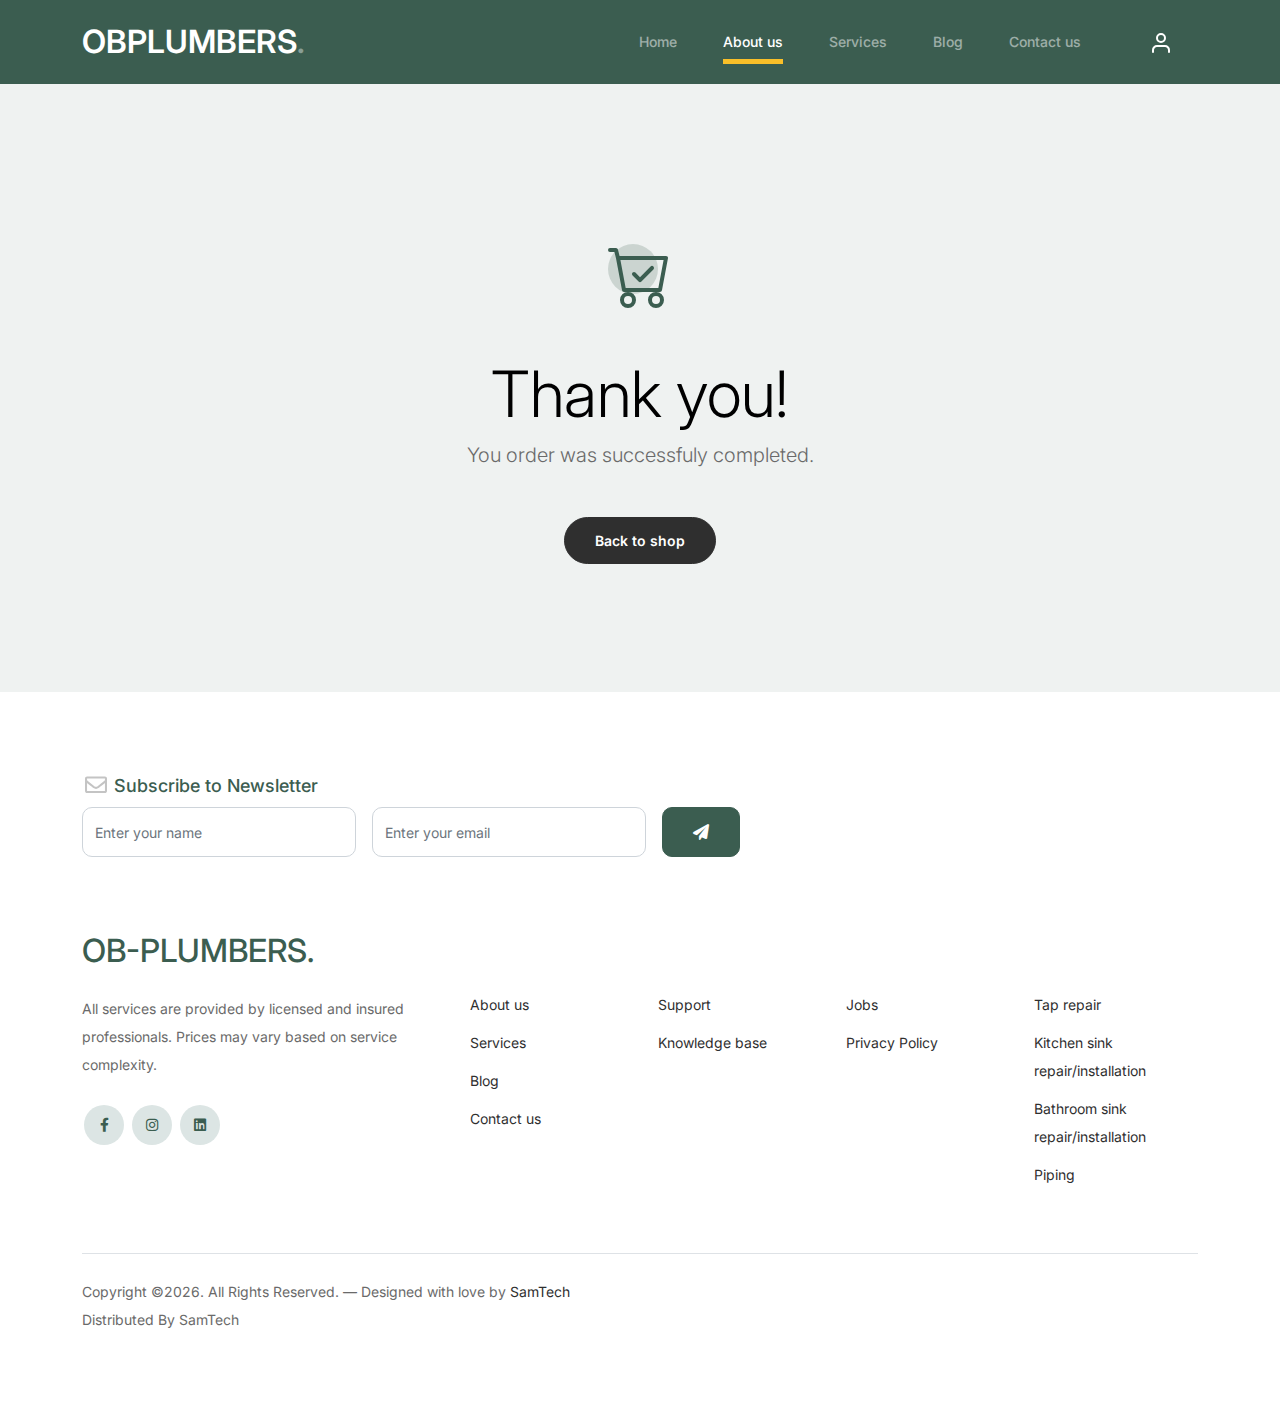
<file: thankyou.html>
<!doctype html>
<html lang="en">
<head>
  <meta charset="utf-8">
  <meta name="viewport" content="width=device-width, initial-scale=1, shrink-to-fit=no">
  <meta name="author" content="Untree.co">
  <link rel="shortcut icon" href="favicon.png">

  <meta name="description" content="" />
  <meta name="keywords" content="bootstrap, bootstrap4" />

		<!-- Bootstrap CSS -->
		<link href="css/bootstrap.min.css" rel="stylesheet">
		<link href="https://cdnjs.cloudflare.com/ajax/libs/font-awesome/6.0.0-beta3/css/all.min.css" rel="stylesheet">
		<link href="css/tiny-slider.css" rel="stylesheet">
		<link href="css/style.css" rel="stylesheet">
		<title>OBPLUMBERS</title>
	</head>

	<body>

		<!-- Start Header/Navigation -->
		<nav class="custom-navbar navbar navbar navbar-expand-md navbar-dark bg-dark" arial-label="Furni navigation bar">

			<div class="container">
				<a class="navbar-brand" href="index.html">OBPLUMBERS<span>.</span></a>

				<button class="navbar-toggler" type="button" data-bs-toggle="collapse" data-bs-target="#navbarsFurni" aria-controls="navbarsFurni" aria-expanded="false" aria-label="Toggle navigation">
					<span class="navbar-toggler-icon"></span>
				</button>

				<div class="collapse navbar-collapse" id="navbarsFurni">
					<ul class="custom-navbar-nav navbar-nav ms-auto mb-2 mb-md-0">
						<li class="nav-item ">
							<a class="nav-link" href="index.html">Home</a>
						</li>
						<!-- <li><a class="nav-link" href="shop.html">Shop</a></li> -->
						<li class="active"><a class="nav-link" href="about.html">About us</a></li>
						<li><a class="nav-link" href="services.html">Services</a></li>
						<li><a class="nav-link" href="blog.html">Blog</a></li>
						<li><a class="nav-link" href="contact.html">Contact us</a></li>
					</ul>

					<ul class="custom-navbar-cta navbar-nav mb-2 mb-md-0 ms-5">
						<li><a class="nav-link" href="#"><img src="images/user.svg"></a></li>
						<!-- <li><a class="nav-link" href="cart.html"><img src="images/cart.svg"></a></li> -->
					</ul>
				</div>
			</div>
				
		</nav>
		<!-- End Header/Navigation -->

		<!-- Start Hero Section -->
			<!-- <div class="hero">
				<div class="container">
					<div class="row justify-content-between">
						<div class="col-lg-5">
							<div class="intro-excerpt">
								<h1>Cart</h1>
							</div>
						</div>
						<div class="col-lg-7">
							
						</div>
					</div>
				</div>
			</div> -->
		<!-- End Hero Section -->

		

		<div class="untree_co-section">
    <div class="container">
      <div class="row">
        <div class="col-md-12 text-center pt-5">
          <span class="display-3 thankyou-icon text-primary">
            <svg width="1em" height="1em" viewBox="0 0 16 16" class="bi bi-cart-check mb-5" fill="currentColor" xmlns="http://www.w3.org/2000/svg">
              <path fill-rule="evenodd" d="M11.354 5.646a.5.5 0 0 1 0 .708l-3 3a.5.5 0 0 1-.708 0l-1.5-1.5a.5.5 0 1 1 .708-.708L8 8.293l2.646-2.647a.5.5 0 0 1 .708 0z"/>
              <path fill-rule="evenodd" d="M0 1.5A.5.5 0 0 1 .5 1H2a.5.5 0 0 1 .485.379L2.89 3H14.5a.5.5 0 0 1 .491.592l-1.5 8A.5.5 0 0 1 13 12H4a.5.5 0 0 1-.491-.408L2.01 3.607 1.61 2H.5a.5.5 0 0 1-.5-.5zM3.102 4l1.313 7h8.17l1.313-7H3.102zM5 12a2 2 0 1 0 0 4 2 2 0 0 0 0-4zm7 0a2 2 0 1 0 0 4 2 2 0 0 0 0-4zm-7 1a1 1 0 1 0 0 2 1 1 0 0 0 0-2zm7 0a1 1 0 1 0 0 2 1 1 0 0 0 0-2z"/>
            </svg>
          </span>
          <h2 class="display-3 text-black">Thank you!</h2>
          <p class="lead mb-5">You order was successfuly completed.</p>
          <p><a href="shop.html" class="btn btn-sm btn-outline-black">Back to shop</a></p>
        </div>
      </div>
    </div>
  </div>

		<!-- Start Footer Section -->
		<footer class="footer-section">
			<div class="container relative">

				<!-- <div class="sofa-img">
					<img src="images/sofa.png" alt="Image" class="img-fluid">
				</div> -->

				<div class="row">
					<div class="col-lg-8">
						<div class="subscription-form">
							<h3 class="d-flex align-items-center"><span class="me-1"><img src="images/envelope-outline.svg" alt="Image" class="img-fluid"></span><span>Subscribe to Newsletter</span></h3>

							<form action="#" class="row g-3">
								<div class="col-auto">
									<input type="text" class="form-control" placeholder="Enter your name">
								</div>
								<div class="col-auto">
									<input type="email" class="form-control" placeholder="Enter your email">
								</div>
								<div class="col-auto">
									<button class="btn btn-primary">
										<span class="fa fa-paper-plane"></span>
									</button>
								</div>
							</form>

						</div>
					</div>
				</div>

				<div class="row g-5 mb-5">
					<div class="col-lg-4">
						<div class="mb-4 footer-logo-wrap"><a href="#" class="footer-logo">OB-PLUMBERS<span>.</span></a></div>
						<p class="mb-4">All services are provided by licensed and insured professionals. Prices may vary based on service complexity.</p>

						<ul class="list-unstyled custom-social">
							<li><a href="https://www.facebook.com/profile.php?id=100007627965643&mibextid=ZbWKwL"><span class="fa fa-brands fa-facebook-f"></span></a></li>
							<!-- <li><a href="#"><span class="fa fa-brands fa-twitter"></span></a></li> -->
							<li><a href="https://www.instagram.com/josephoballa?igsh=MWxoOTRpZTU1d3R0Yw=="><span class="fa fa-brands fa-instagram"></span></a></li>
							<li><a href="https://www.linkedin.com/in/obplumber?utm_source=share&utm_campaign=share_via&utm_content=profile&utm_medium=android_app"><span class="fa fa-brands fa-linkedin"></span></a></li>
						</ul>
					</div>

					<div class="col-lg-8">
						<div class="row links-wrap">
							<div class="col-6 col-sm-6 col-md-3">
								<ul class="list-unstyled">
									<li><a href="#">About us</a></li>
									<li><a href="#">Services</a></li>
									<li><a href="#">Blog</a></li>
									<li><a href="#">Contact us</a></li>
								</ul>
							</div>

							<div class="col-6 col-sm-6 col-md-3">
								<ul class="list-unstyled">
									<li><a href="#">Support</a></li>
									<li><a href="#">Knowledge base</a></li>
									<!-- <li><a href="#">Live chat</a></li> -->
								</ul>
							</div>

							<div class="col-6 col-sm-6 col-md-3">
								<ul class="list-unstyled">
									<li><a href="#">Jobs</a></li>
									<!-- <li><a href="#">Our team</a></li> -->
									<!-- <li><a href="#">Leadership</a></li> -->
									<li><a href="#">Privacy Policy</a></li>
								</ul>
							</div>

							<div class="col-6 col-sm-6 col-md-3">
								<ul class="list-unstyled">
									<li><a href="#">Tap repair</a></li>
									<li><a href="#">Kitchen sink repair/installation</a></li>
									<li><a href="#">Bathroom sink repair/installation</a></li>
									<li><a href="#">Piping</a></li>
								</ul>
							</div>
						</div>
					</div>

				</div>

				<div class="border-top copyright">
					<div class="row pt-4">
						<div class="col-lg-6">
							<p class="mb-2 text-center text-lg-start">Copyright &copy;<script>document.write(new Date().getFullYear());</script>. All Rights Reserved. &mdash; Designed with love by <a href="#">SamTech</a> Distributed By <a hreff="#">SamTech</a>  <!-- License information: https://untree.co/license/ -->
            </p>
						</div>

						<!-- <div class="col-lg-6 text-center text-lg-end"> -->
							<!-- <ul class="list-unstyled d-inline-flex ms-auto"> -->
								<!-- <li class="me-4"><a href="#">Terms &amp; Conditions</a></li> -->
								<!-- <li><a href="#">Privacy Policy</a></li> -->
							<!-- </ul> -->
						<!-- </div> -->

					</div>
				</div>

			</div>
		</footer>
		<!-- End Footer Section -->	


		<script src="js/bootstrap.bundle.min.js"></script>
		<script src="js/tiny-slider.js"></script>
		<script src="js/custom.js"></script>
	</body>

</html>
</file>
<file: css/tiny-slider.css>
.tns-outer{padding:0 !important}.tns-outer [hidden]{display:none !important}.tns-outer [aria-controls],.tns-outer [data-action]{cursor:pointer}.tns-slider{-webkit-transition:all 0s;-moz-transition:all 0s;transition:all 0s}.tns-slider>.tns-item{-webkit-box-sizing:border-box;-moz-box-sizing:border-box;box-sizing:border-box}.tns-horizontal.tns-subpixel{white-space:nowrap}.tns-horizontal.tns-subpixel>.tns-item{display:inline-block;vertical-align:top;white-space:normal}.tns-horizontal.tns-no-subpixel:after{content:'';display:table;clear:both}.tns-horizontal.tns-no-subpixel>.tns-item{float:left}.tns-horizontal.tns-carousel.tns-no-subpixel>.tns-item{margin-right:-100%}.tns-no-calc{position:relative;left:0}.tns-gallery{position:relative;left:0;min-height:1px}.tns-gallery>.tns-item{position:absolute;left:-100%;-webkit-transition:transform 0s, opacity 0s;-moz-transition:transform 0s, opacity 0s;transition:transform 0s, opacity 0s}.tns-gallery>.tns-slide-active{position:relative;left:auto !important}.tns-gallery>.tns-moving{-webkit-transition:all 0.25s;-moz-transition:all 0.25s;transition:all 0.25s}.tns-autowidth{display:inline-block}.tns-lazy-img{-webkit-transition:opacity 0.6s;-moz-transition:opacity 0.6s;transition:opacity 0.6s;opacity:0.6}.tns-lazy-img.tns-complete{opacity:1}.tns-ah{-webkit-transition:height 0s;-moz-transition:height 0s;transition:height 0s}.tns-ovh{overflow:hidden}.tns-visually-hidden{position:absolute;left:-10000em}.tns-transparent{opacity:0;visibility:hidden}.tns-fadeIn{opacity:1;filter:alpha(opacity=100);z-index:0}.tns-normal,.tns-fadeOut{opacity:0;filter:alpha(opacity=0);z-index:-1}.tns-vpfix{white-space:nowrap}.tns-vpfix>div,.tns-vpfix>li{display:inline-block}.tns-t-subp2{margin:0 auto;width:310px;position:relative;height:10px;overflow:hidden}.tns-t-ct{width:2333.3333333%;width:-webkit-calc(100% * 70 / 3);width:-moz-calc(100% * 70 / 3);width:calc(100% * 70 / 3);position:absolute;right:0}.tns-t-ct:after{content:'';display:table;clear:both}.tns-t-ct>div{width:1.4285714%;width:-webkit-calc(100% / 70);width:-moz-calc(100% / 70);width:calc(100% / 70);height:10px;float:left}

/*# sourceMappingURL=sourcemaps/tiny-slider.css.map */
</file>
<file: css/style.css>
@import url("https://fonts.googleapis.com/css2?family=Inter:wght@400;500;600;700;800&display=swap");
body {
  overflow-x: hidden;
  position: relative; }

body {
  font-family: "Inter", sans-serif;
  font-weight: 400;
  line-height: 28px;
  color: #6a6a6a;
  font-size: 14px;
  background-color: #eff2f1; }

a {
  text-decoration: none;
  -webkit-transition: .3s all ease;
  -o-transition: .3s all ease;
  transition: .3s all ease;
  color: #2f2f2f;
  text-decoration: underline; }
  a:hover {
    color: #2f2f2f;
    text-decoration: none; }
  a.more {
    font-weight: 600; }

.custom-navbar {
  background: #3b5d50 !important;
  padding-top: 20px;
  padding-bottom: 20px; }
  .custom-navbar .navbar-brand {
    font-size: 32px;
    font-weight: 600; }
    .custom-navbar .navbar-brand > span {
      opacity: .4; }
  .custom-navbar .navbar-toggler {
    border-color: transparent; }
    .custom-navbar .navbar-toggler:active, .custom-navbar .navbar-toggler:focus {
      -webkit-box-shadow: none;
      box-shadow: none;
      outline: none; }
  @media (min-width: 992px) {
    .custom-navbar .custom-navbar-nav li {
      margin-left: 15px;
      margin-right: 15px; } }
  .custom-navbar .custom-navbar-nav li a {
    font-weight: 500;
    color: #ffffff !important;
    opacity: .5;
    -webkit-transition: .3s all ease;
    -o-transition: .3s all ease;
    transition: .3s all ease;
    position: relative; }
    @media (min-width: 768px) {
      .custom-navbar .custom-navbar-nav li a:before {
        content: "";
        position: absolute;
        bottom: 0;
        left: 8px;
        right: 8px;
        background: #f9bf29;
        height: 5px;
        opacity: 1;
        visibility: visible;
        width: 0;
        -webkit-transition: .15s all ease-out;
        -o-transition: .15s all ease-out;
        transition: .15s all ease-out; } }
    .custom-navbar .custom-navbar-nav li a:hover {
      opacity: 1; }
      .custom-navbar .custom-navbar-nav li a:hover:before {
        width: calc(100% - 16px); }
  .custom-navbar .custom-navbar-nav li.active a {
    opacity: 1; }
    .custom-navbar .custom-navbar-nav li.active a:before {
      width: calc(100% - 16px); }
  .custom-navbar .custom-navbar-cta {
    margin-left: 0 !important;
    -webkit-box-orient: horizontal;
    -webkit-box-direction: normal;
    -ms-flex-direction: row;
    flex-direction: row; }
    @media (min-width: 768px) {
      .custom-navbar .custom-navbar-cta {
        margin-left: 40px !important; } }
    .custom-navbar .custom-navbar-cta li {
      margin-left: 0px;
      margin-right: 0px; }
      .custom-navbar .custom-navbar-cta li:first-child {
        margin-right: 20px; }

        .hero {
          background: #3b5d50 url("../img/13.png") no-repeat center center;
          background-size: cover;
          padding: calc(4rem - 30px) 0 0rem 0;
          position: relative;
        }
        
        @media (min-width: 768px) {
          .hero {
            padding: calc(4rem - 30px) 0 4rem 0;
          }
        }
        
        @media (min-width: 992px) {
          .hero {
            padding: calc(8rem - 30px) 0 8rem 0;
          }
        }
        
        .hero .intro-excerpt {
          position: relative;
          z-index: 4;
          color: #ffffff;
        }
        
        @media (min-width: 992px) {
          .hero .intro-excerpt {
            max-width: 450px;
          }
        }
        
        .hero h3 {
          font-weight: 700;
          color: #ffffff;
          margin-bottom: 30px;
        }
        
        @media (min-width: 1400px) {
          .hero h3 {
            font-size: 35px;
          }
        }
        
        .hero p {
          color: rgba(255, 255, 255, 0.8);
          margin-bottom: 30px;
        }
        
        .hero .btn-secondary {
          margin-right: 10px;
        }
        
        .hero .btn-white-outline {
          border-color: rgba(255, 255, 255, 0.7);
          color: #ffffff;
        }
        
        .hero .btn-white-outline:hover {
          border-color: #ffffff;
          color: #ffffff;
        }
        
.btn {
  font-weight: 600;
  padding: 12px 30px;
  border-radius: 30px;
  color: #ffffff;
  background: #2f2f2f;
  border-color: #2f2f2f; }
  .btn:hover {
    color: #ffffff;
    background: #222222;
    border-color: #222222; }
  .btn:active, .btn:focus {
    outline: none !important;
    -webkit-box-shadow: none;
    box-shadow: none; }
  .btn.btn-primary {
    background: #3b5d50;
    border-color: #3b5d50; }
    .btn.btn-primary:hover {
      background: #314d43;
      border-color: #314d43; }
  .btn.btn-secondary {
    color: #2f2f2f;
    background: #f9bf29;
    border-color: #f9bf29; }
    .btn.btn-secondary:hover {
      background: #f8b810;
      border-color: #f8b810; }
  .btn.btn-white-outline {
    background: transparent;
    border-width: 2px;
    border-color: rgba(255, 255, 255, 0.3); }
    .btn.btn-white-outline:hover {
      border-color: white;
      color: #ffffff; }

.section-title {
  color: #2f2f2f; }

.product-section {
  padding: 7rem 0; }
  .product-section .product-item {
    text-align: center;
    text-decoration: none;
    display: block;
    position: relative;
    padding-bottom: 50px;
    cursor: pointer; }
    .product-section .product-item .product-thumbnail {
      margin-bottom: 30px;
      position: relative;
      top: 0;
      -webkit-transition: .3s all ease;
      -o-transition: .3s all ease;
      transition: .3s all ease; }
    .product-section .product-item h3 {
      font-weight: 600;
      font-size: 16px; }
    .product-section .product-item strong {
      font-weight: 800 !important;
      font-size: 18px !important; }
    .product-section .product-item h3, .product-section .product-item strong {
      color: #2f2f2f;
      text-decoration: none; }
    .product-section .product-item .icon-cross {
      position: absolute;
      width: 35px;
      height: 35px;
      display: inline-block;
      background: #2f2f2f;
      bottom: 15px;
      left: 50%;
      -webkit-transform: translateX(-50%);
      -ms-transform: translateX(-50%);
      transform: translateX(-50%);
      margin-bottom: -17.5px;
      border-radius: 50%;
      opacity: 0;
      visibility: hidden;
      -webkit-transition: .3s all ease;
      -o-transition: .3s all ease;
      transition: .3s all ease; }
      .product-section .product-item .icon-cross img {
        position: absolute;
        left: 50%;
        top: 50%;
        -webkit-transform: translate(-50%, -50%);
        -ms-transform: translate(-50%, -50%);
        transform: translate(-50%, -50%); }
    .product-section .product-item:before {
      bottom: 0;
      left: 0;
      right: 0;
      position: absolute;
      content: "";
      background: #dce5e4;
      height: 0%;
      z-index: -1;
      border-radius: 10px;
      -webkit-transition: .3s all ease;
      -o-transition: .3s all ease;
      transition: .3s all ease; }
    .product-section .product-item:hover .product-thumbnail {
      top: -25px; }
    .product-section .product-item:hover .icon-cross {
      bottom: 0;
      opacity: 1;
      visibility: visible; }
    .product-section .product-item:hover:before {
      height: 70%; }

.why-choose-section {
  padding: 7rem 0; }
  .why-choose-section .img-wrap {
    position: relative; }
    .why-choose-section .img-wrap:before {
      position: absolute;
      content: "";
      width: 255px;
      height: 217px;
      background-image: url("../images/dots-yellow.svg");
      background-repeat: no-repeat;
      background-size: contain;
      -webkit-transform: translate(-40%, -40%);
      -ms-transform: translate(-40%, -40%);
      transform: translate(-40%, -40%);
      z-index: -1; }
    .why-choose-section .img-wrap img {
      border-radius: 20px; }

.feature {
  margin-bottom: 30px; }
  .feature .icon {
    display: inline-block;
    position: relative;
    margin-bottom: 20px; }
    .feature .icon:before {
      content: "";
      width: 33px;
      height: 33px;
      position: absolute;
      background: rgba(59, 93, 80, 0.2);
      border-radius: 50%;
      right: -8px;
      bottom: 0; }
  .feature h3 {
    font-size: 14px;
    color: #2f2f2f; }
  .feature p {
    font-size: 14px;
    line-height: 22px;
    color: #6a6a6a; }

.we-help-section {
  padding: 7rem 0; }
  .we-help-section .imgs-grid {
    display: -ms-grid;
    display: grid;
    -ms-grid-columns: (1fr)[27];
    grid-template-columns: repeat(27, 1fr);
    position: relative; }
    .we-help-section .imgs-grid:before {
      position: absolute;
      content: "";
      width: 255px;
      height: 217px;
      background-image: url("../images/dots-green.svg");
      background-size: contain;
      background-repeat: no-repeat;
      -webkit-transform: translate(-40%, -40%);
      -ms-transform: translate(-40%, -40%);
      transform: translate(-40%, -40%);
      z-index: -1; }
    .we-help-section .imgs-grid .grid {
      position: relative; }
      .we-help-section .imgs-grid .grid img {
        border-radius: 20px;
        max-width: 100%; }
      .we-help-section .imgs-grid .grid.grid-1 {
        -ms-grid-column: 1;
        -ms-grid-column-span: 18;
        grid-column: 1 / span 18;
        -ms-grid-row: 1;
        -ms-grid-row-span: 27;
        grid-row: 1 / span 27; }
      .we-help-section .imgs-grid .grid.grid-2 {
        -ms-grid-column: 19;
        -ms-grid-column-span: 27;
        grid-column: 19 / span 27;
        -ms-grid-row: 1;
        -ms-grid-row-span: 5;
        grid-row: 1 / span 5;
        padding-left: 20px; }
      .we-help-section .imgs-grid .grid.grid-3 {
        -ms-grid-column: 14;
        -ms-grid-column-span: 16;
        grid-column: 14 / span 16;
        -ms-grid-row: 6;
        -ms-grid-row-span: 27;
        grid-row: 6 / span 27;
        padding-top: 20px; }

.custom-list {
  width: 100%; }
  .custom-list li {
    display: inline-block;
    width: calc(50% - 20px);
    margin-bottom: 12px;
    line-height: 1.5;
    position: relative;
    padding-left: 20px; }
    .custom-list li:before {
      content: "";
      width: 8px;
      height: 8px;
      border-radius: 50%;
      border: 2px solid #3b5d50;
      position: absolute;
      left: 0;
      top: 8px; }

.popular-product {
  padding: 0 0 7rem 0; }
  .popular-product .product-item-sm h3 {
    font-size: 14px;
    font-weight: 700;
    color: #2f2f2f; }
  .popular-product .product-item-sm a {
    text-decoration: none;
    color: #2f2f2f;
    -webkit-transition: .3s all ease;
    -o-transition: .3s all ease;
    transition: .3s all ease; }
    .popular-product .product-item-sm a:hover {
      color: rgba(47, 47, 47, 0.5); }
  .popular-product .product-item-sm p {
    line-height: 1.4;
    margin-bottom: 10px;
    font-size: 14px; }
  .popular-product .product-item-sm .thumbnail {
    margin-right: 10px;
    -webkit-box-flex: 0;
    -ms-flex: 0 0 120px;
    flex: 0 0 120px;
    position: relative; }
    .popular-product .product-item-sm .thumbnail:before {
      content: "";
      position: absolute;
      border-radius: 20px;
      background: #dce5e4;
      width: 98px;
      height: 98px;
      top: 50%;
      left: 50%;
      -webkit-transform: translate(-50%, -50%);
      -ms-transform: translate(-50%, -50%);
      transform: translate(-50%, -50%);
      z-index: -1; }

.testimonial-section {
  padding: 3rem 0 7rem 0; }

.testimonial-slider-wrap {
  position: relative; }
  .testimonial-slider-wrap .tns-inner {
    padding-top: 30px; }
  .testimonial-slider-wrap .item .testimonial-block blockquote {
    font-size: 16px; }
    @media (min-width: 768px) {
      .testimonial-slider-wrap .item .testimonial-block blockquote {
        line-height: 32px;
        font-size: 18px; } }
  .testimonial-slider-wrap .item .testimonial-block .author-info .author-pic {
    margin-bottom: 20px; }
    .testimonial-slider-wrap .item .testimonial-block .author-info .author-pic img {
      max-width: 80px;
      border-radius: 50%; }
  .testimonial-slider-wrap .item .testimonial-block .author-info h3 {
    font-size: 14px;
    font-weight: 700;
    color: #2f2f2f;
    margin-bottom: 0; }
  .testimonial-slider-wrap #testimonial-nav {
    position: absolute;
    top: 50%;
    z-index: 99;
    width: 100%;
    display: none; }
    @media (min-width: 768px) {
      .testimonial-slider-wrap #testimonial-nav {
        display: block; } }
    .testimonial-slider-wrap #testimonial-nav > span {
      cursor: pointer;
      position: absolute;
      width: 58px;
      height: 58px;
      line-height: 58px;
      border-radius: 50%;
      background: rgba(59, 93, 80, 0.1);
      color: #2f2f2f;
      -webkit-transition: .3s all ease;
      -o-transition: .3s all ease;
      transition: .3s all ease; }
      .testimonial-slider-wrap #testimonial-nav > span:hover {
        background: #3b5d50;
        color: #ffffff; }
    .testimonial-slider-wrap #testimonial-nav .prev {
      left: -10px; }
    .testimonial-slider-wrap #testimonial-nav .next {
      right: 0; }
  .testimonial-slider-wrap .tns-nav {
    position: absolute;
    bottom: -50px;
    left: 50%;
    -webkit-transform: translateX(-50%);
    -ms-transform: translateX(-50%);
    transform: translateX(-50%); }
    .testimonial-slider-wrap .tns-nav button {
      background: none;
      border: none;
      display: inline-block;
      position: relative;
      width: 0 !important;
      height: 7px !important;
      margin: 2px; }
      .testimonial-slider-wrap .tns-nav button:active, .testimonial-slider-wrap .tns-nav button:focus, .testimonial-slider-wrap .tns-nav button:hover {
        outline: none;
        -webkit-box-shadow: none;
        box-shadow: none;
        background: none; }
      .testimonial-slider-wrap .tns-nav button:before {
        display: block;
        width: 7px;
        height: 7px;
        left: 0;
        top: 0;
        position: absolute;
        content: "";
        border-radius: 50%;
        -webkit-transition: .3s all ease;
        -o-transition: .3s all ease;
        transition: .3s all ease;
        background-color: #d6d6d6; }
      .testimonial-slider-wrap .tns-nav button:hover:before, .testimonial-slider-wrap .tns-nav button.tns-nav-active:before {
        background-color: #3b5d50; }

.before-footer-section {
  padding: 7rem 0 12rem 0 !important; }

.blog-section {
  padding: 7rem 0 12rem 0; }
  .blog-section .post-entry a {
    text-decoration: none; }
  .blog-section .post-entry .post-thumbnail {
    display: block;
    margin-bottom: 20px; }
    .blog-section .post-entry .post-thumbnail img {
      border-radius: 20px;
      -webkit-transition: .3s all ease;
      -o-transition: .3s all ease;
      transition: .3s all ease; }
  .blog-section .post-entry .post-content-entry {
    padding-left: 15px;
    padding-right: 15px; }
    .blog-section .post-entry .post-content-entry h3 {
      font-size: 16px;
      margin-bottom: 0;
      font-weight: 600;
      margin-bottom: 7px; }
    .blog-section .post-entry .post-content-entry .meta {
      font-size: 14px; }
      .blog-section .post-entry .post-content-entry .meta a {
        font-weight: 600; }
  .blog-section .post-entry:hover .post-thumbnail img, .blog-section .post-entry:focus .post-thumbnail img {
    opacity: .7; }

.footer-section {
  padding: 80px 0;
  background: #ffffff; }
  .footer-section .relative {
    position: relative; }
  .footer-section a {
    text-decoration: none;
    color: #2f2f2f;
    -webkit-transition: .3s all ease;
    -o-transition: .3s all ease;
    transition: .3s all ease; }
    .footer-section a:hover {
      color: rgba(47, 47, 47, 0.5); }
  .footer-section .subscription-form {
    margin-bottom: 40px;
    position: relative;
    z-index: 2;
    margin-top: 100px; }
    @media (min-width: 992px) {
      .footer-section .subscription-form {
        margin-top: 0px;
        margin-bottom: 80px; } }
    .footer-section .subscription-form h3 {
      font-size: 18px;
      font-weight: 500;
      color: #3b5d50; }
    .footer-section .subscription-form .form-control {
      height: 50px;
      border-radius: 10px;
      font-family: "Inter", sans-serif; }
      .footer-section .subscription-form .form-control:active, .footer-section .subscription-form .form-control:focus {
        outline: none;
        -webkit-box-shadow: none;
        box-shadow: none;
        border-color: #3b5d50;
        -webkit-box-shadow: 0 1px 4px 0 rgba(0, 0, 0, 0.2);
        box-shadow: 0 1px 4px 0 rgba(0, 0, 0, 0.2); }
      .footer-section .subscription-form .form-control::-webkit-input-placeholder {
        font-size: 14px; }
      .footer-section .subscription-form .form-control::-moz-placeholder {
        font-size: 14px; }
      .footer-section .subscription-form .form-control:-ms-input-placeholder {
        font-size: 14px; }
      .footer-section .subscription-form .form-control:-moz-placeholder {
        font-size: 14px; }
    .footer-section .subscription-form .btn {
      border-radius: 10px !important; }
  .footer-section .sofa-img {
    position: absolute;
    top: -200px;
    z-index: 1;
    right: 0; }
    .footer-section .sofa-img img {
      max-width: 380px; }
  .footer-section .links-wrap {
    margin-top: 0px; }
    @media (min-width: 992px) {
      .footer-section .links-wrap {
        margin-top: 54px; } }
    .footer-section .links-wrap ul li {
      margin-bottom: 10px; }
  .footer-section .footer-logo-wrap .footer-logo {
    font-size: 32px;
    font-weight: 500;
    text-decoration: none;
    color: #3b5d50; }
  .footer-section .custom-social li {
    margin: 2px;
    display: inline-block; }
    .footer-section .custom-social li a {
      width: 40px;
      height: 40px;
      text-align: center;
      line-height: 40px;
      display: inline-block;
      background: #dce5e4;
      color: #3b5d50;
      border-radius: 50%; }
      .footer-section .custom-social li a:hover {
        background: #3b5d50;
        color: #ffffff; }
  .footer-section .border-top {
    border-color: #dce5e4; }
    .footer-section .border-top.copyright {
      font-size: 14px !important; }

.untree_co-section {
  padding: 7rem 0; }

.form-control {
  height: 50px;
  border-radius: 10px;
  font-family: "Inter", sans-serif; }
  .form-control:active, .form-control:focus {
    outline: none;
    -webkit-box-shadow: none;
    box-shadow: none;
    border-color: #3b5d50;
    -webkit-box-shadow: 0 1px 4px 0 rgba(0, 0, 0, 0.2);
    box-shadow: 0 1px 4px 0 rgba(0, 0, 0, 0.2); }
  .form-control::-webkit-input-placeholder {
    font-size: 14px; }
  .form-control::-moz-placeholder {
    font-size: 14px; }
  .form-control:-ms-input-placeholder {
    font-size: 14px; }
  .form-control:-moz-placeholder {
    font-size: 14px; }

.service {
  line-height: 1.5; }
  .service .service-icon {
    border-radius: 10px;
    -webkit-box-flex: 0;
    -ms-flex: 0 0 50px;
    flex: 0 0 50px;
    height: 50px;
    line-height: 50px;
    text-align: center;
    background: #3b5d50;
    margin-right: 20px;
    color: #ffffff; }

textarea {
  height: auto !important; }

.site-blocks-table {
  overflow: auto; }
  .site-blocks-table .product-thumbnail {
    width: 200px; }
  .site-blocks-table .btn {
    padding: 2px 10px; }
  .site-blocks-table thead th {
    padding: 30px;
    text-align: center;
    border-width: 0px !important;
    vertical-align: middle;
    color: rgba(0, 0, 0, 0.8);
    font-size: 18px; }
  .site-blocks-table td {
    padding: 20px;
    text-align: center;
    vertical-align: middle;
    color: rgba(0, 0, 0, 0.8); }
  .site-blocks-table tbody tr:first-child td {
    border-top: 1px solid #3b5d50 !important; }
  .site-blocks-table .btn {
    background: none !important;
    color: #000000;
    border: none;
    height: auto !important; }

.site-block-order-table th {
  border-top: none !important;
  border-bottom-width: 1px !important; }

.site-block-order-table td, .site-block-order-table th {
  color: #000000; }

.couponcode-wrap input {
  border-radius: 10px !important; }

.text-primary {
  color: #3b5d50 !important; }

.thankyou-icon {
  position: relative;
  color: #3b5d50; }
  .thankyou-icon:before {
    position: absolute;
    content: "";
    width: 50px;
    height: 50px;
    border-radius: 50%;
    background: rgba(59, 93, 80, 0.2); }
</file>
